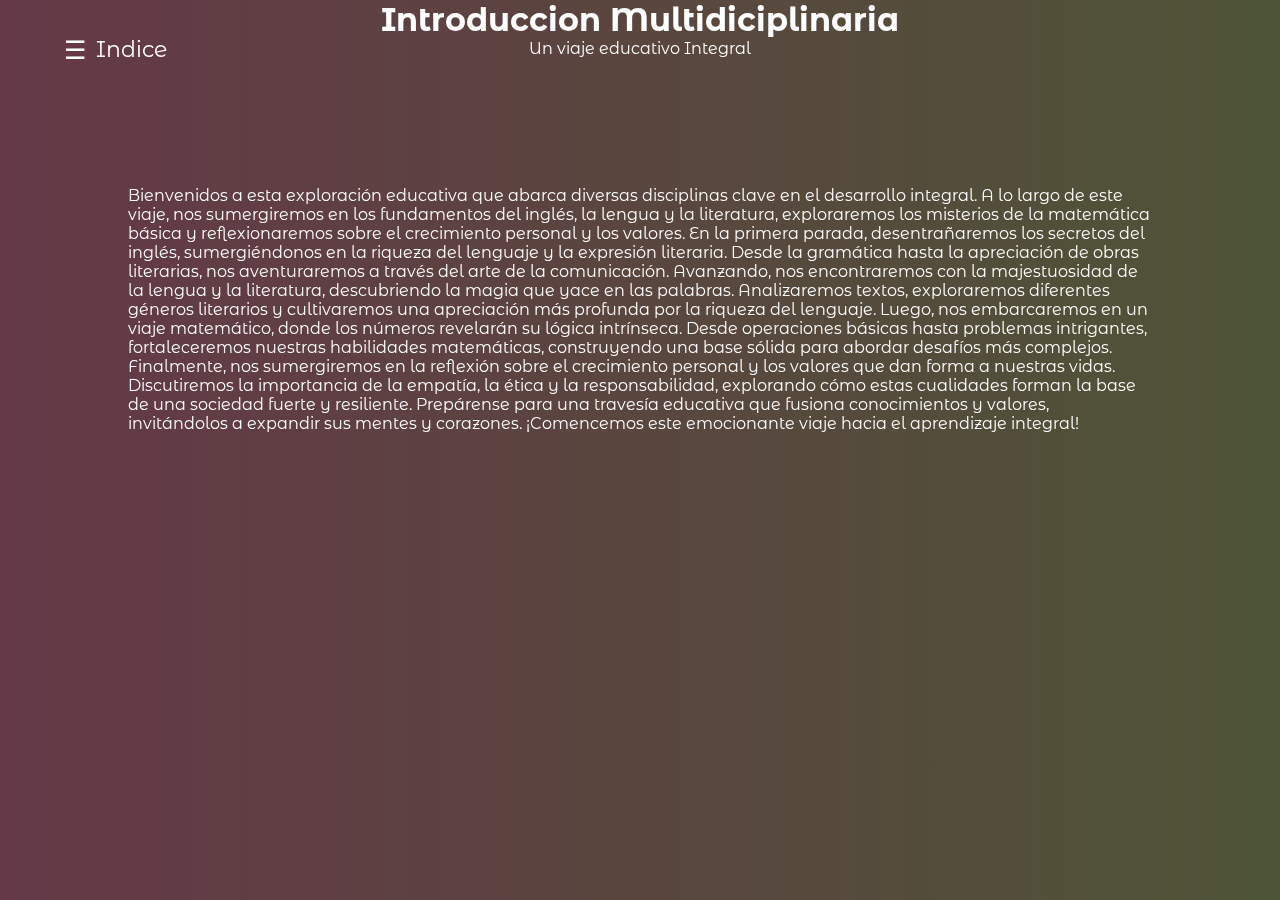
<file: index.html>
<!DOCTYPE html>
<html lang="es">
<head>
	<meta charset="UTF-8">
	<title>Proyecto, paginas web</title>
	<link rel="stylesheet" href="estilos.css">
</head>
<body>
	<div class="container">
		<h1>Introduccion Multidiciplinaria</h1>
		<p>Un viaje educativo Integral</p>
	</div>

	<div class="container1">
		<p>
			Bienvenidos a esta exploración educativa que abarca diversas disciplinas clave en el desarrollo integral. A lo largo de este viaje, nos sumergiremos en los fundamentos del inglés, la lengua y la literatura, exploraremos los misterios de la matemática básica y reflexionaremos sobre el crecimiento personal y los valores.

			En la primera parada, desentrañaremos los secretos del inglés, sumergiéndonos en la riqueza del lenguaje y la expresión literaria. Desde la gramática hasta la apreciación de obras literarias, nos aventuraremos a través del arte de la comunicación.

			Avanzando, nos encontraremos con la majestuosidad de la lengua y la literatura, descubriendo la magia que yace en las palabras. Analizaremos textos, exploraremos diferentes géneros literarios y cultivaremos una apreciación más profunda por la riqueza del lenguaje.

			Luego, nos embarcaremos en un viaje matemático, donde los números revelarán su lógica intrínseca. Desde operaciones básicas hasta problemas intrigantes, fortaleceremos nuestras habilidades matemáticas, construyendo una base sólida para abordar desafíos más complejos.

			Finalmente, nos sumergiremos en la reflexión sobre el crecimiento personal y los valores que dan forma a nuestras vidas. Discutiremos la importancia de la empatía, la ética y la responsabilidad, explorando cómo estas cualidades forman la base de una sociedad fuerte y resiliente.

			Prepárense para una travesía educativa que fusiona conocimientos y valores, invitándolos a expandir sus mentes y corazones. ¡Comencemos este emocionante viaje hacia el aprendizaje integral!
		</p>
	</div>

	<header class="header">
		<div class="container">
		<div class="btn-menu">
			<label for="btn-menu">☰</label>
		</div>
			<div class="logo">
				<h1>Indice</h1>
			</div>
		
		</div>
	</header>
	<div class="capa"></div>
<!--	--------------->
<input type="checkbox" id="btn-menu">
<div class="container-menu">
	<div class="cont-menu">
		<nav>
		
			<a href="../../Israelsanchez.github.io/asset/web/MAT OP SIMPLES CLASE 1/index.html">MATEMATICAS CLASE 1</a>
			<a href="../../Israelsanchez.github.io/asset/web/MAT OP SIMPLES CLASE 2/index.html">MATEMATICAS CLASE 2</a>
			<a href="../../Israelsanchez.github.io/asset/web/MAT OP SIMPLES CLASE 3/index.html">MATEMATICAS CLASE 3</a>
			<a href="../../Israelsanchez.github.io/asset/web/MAT OP SIMPLES CLASE 4/index.html">MATEMATICAS CLASE 4</a>
			<a href="../../Israelsanchez.github.io/asset/web/LYL/index.html">LENGUA Y LITERATURA</a>	
			<a href="../../Israelsanchez.github.io/asset/web/CRECIENDO EN VALORES/index.html">CRECIENDO EN VALORES</a>
			<a href="../../Israelsanchez.github.io/asset/web/LENGUA EXTRANJERA/index.html">LENGUA EXTRANJERA</a>	
		</nav>
		<label for="btn-menu">✖️</label>
	</div>
</div>
</body>
</html>
</file>
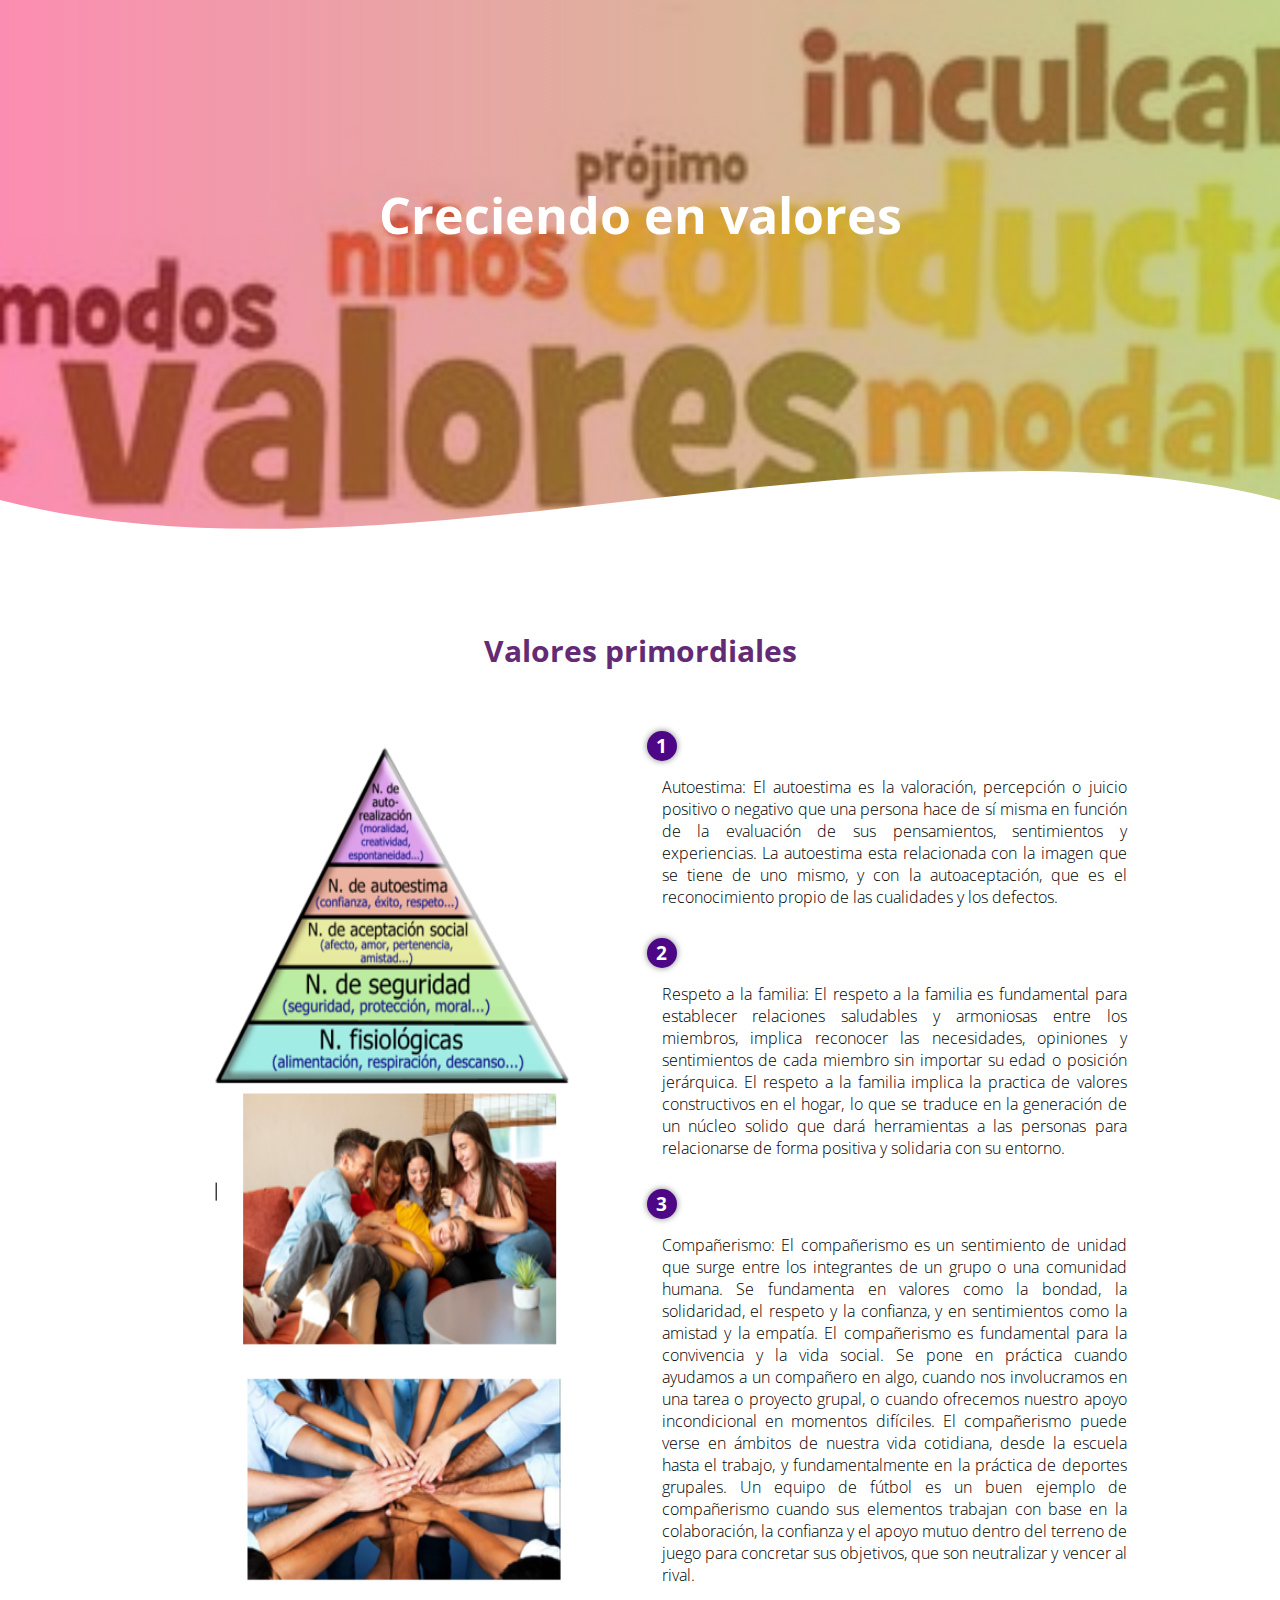
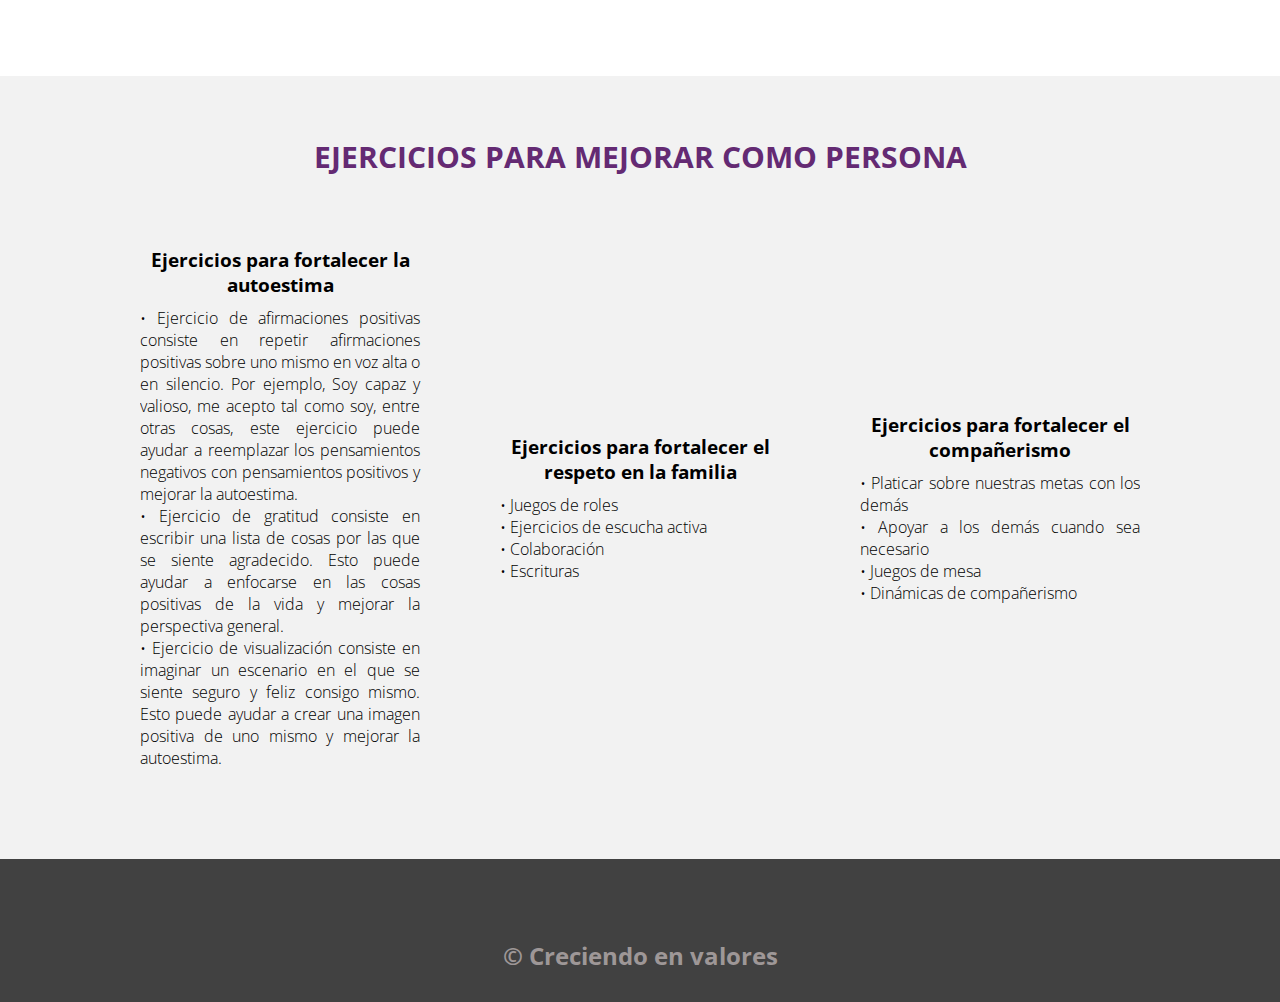
<file: asset/web/CRECIENDO EN VALORES/index.html>
<!DOCTYPE html>
<html lang="es">

<head>
    <meta charset="UTF-8">
    <meta name="viewport" content="width=device-width, initial-scale=1.0">
    <meta http-equiv="X-UA-Compatible" content="ie=edge">
    <title>CRECIENDO EN VALORES</title>
    <link rel="stylesheet" href="css/estilos.css">
    <link href="https://fonts.googleapis.com/css?family=Open+Sans:300,400,700,800&display=swap" rel="stylesheet"> 
</head>

<body>
    <header>
   
        </nav>
        <section class="textos-header">
            <h1>Creciendo en valores</h1>
        </section>
        <div class="wave" style="height: 150px; overflow: hidden;"><svg viewBox="0 0 500 150" preserveAspectRatio="none"
                style="height: 100%; width: 100%;">
                <path d="M0.00,49.98 C150.00,150.00 349.20,-50.00 500.00,49.98 L500.00,150.00 L0.00,150.00 Z"
                    style="stroke: none; fill: #fff;"></path>
            </svg></div>
    </header>
    <main>
        <section class="contenedor sobre-nosotros">
            <h2 class="titulo">Valores primordiales</h2>
            <div class="contenedor-sobre-nosotros">
                <img src="img/im1.png" alt="" class="imagen-about-us">
                <div class="contenido-textos">
                    <h3><span>1</span></h3>
                <p>
                    Autoestima:
                    El autoestima es la valoración, percepción o juicio positivo o negativo que una persona hace de sí misma en función de la evaluación de sus pensamientos, sentimientos y experiencias. La autoestima esta relacionada con la imagen que se tiene de uno mismo, y con la autoaceptación, que es el reconocimiento propio de las cualidades y los defectos. 

                </p>
                <h3><span>2</span></h3>
                <p>
                    Respeto a la familia:  
                    El respeto a la familia es fundamental para establecer relaciones saludables y armoniosas entre los miembros, implica reconocer las necesidades, opiniones y sentimientos de cada miembro sin importar su edad o posición jerárquica. El respeto a la familia implica la practica de valores constructivos en el hogar, lo que se traduce en la generación de un núcleo solido que dará herramientas a las personas para relacionarse de forma positiva y solidaria con su entorno. 

                </p>
                <h3><span>3</span></h3>
                <p>
                    Compañerismo:  
                    El compañerismo es un sentimiento de unidad que surge entre los integrantes de un grupo o una comunidad humana. Se fundamenta en valores como la bondad, la solidaridad, el respeto y la confianza, y en sentimientos como la amistad y la empatía. El compañerismo es fundamental para la convivencia y la vida social. Se pone en práctica cuando ayudamos a un compañero en algo, cuando nos involucramos en una tarea o proyecto grupal, o cuando ofrecemos nuestro apoyo incondicional en momentos difíciles. El compañerismo puede verse en ámbitos de nuestra vida cotidiana, desde la escuela hasta el trabajo, y fundamentalmente en la práctica de deportes grupales. Un equipo de fútbol es un buen ejemplo de compañerismo cuando sus elementos trabajan con base en la colaboración, la confianza y el apoyo mutuo dentro del terreno de juego para concretar sus objetivos, que son neutralizar y vencer al rival. 

                </p>
                </div>
               

            </div>
        </section>
                </div>
            </div>
        </section>
        <section class="about-services">
            <div class="contenedor">
                <h2 class="titulo">EJERCICIOS PARA MEJORAR COMO PERSONA </h2>
                <div class="servicio-cont">
                    <div class="servicio-ind">
                        
                        <h3>Ejercicios para fortalecer la autoestima   </h3>
                        <p>
                            •	Ejercicio de afirmaciones positivas consiste en repetir afirmaciones positivas sobre uno mismo en voz alta o en silencio. Por ejemplo, Soy capaz y valioso, me acepto tal como soy, entre otras cosas, este ejercicio puede ayudar a reemplazar los pensamientos negativos con pensamientos positivos y mejorar la autoestima. 
                        </p>
                        <p>
                            •	Ejercicio de gratitud consiste en escribir una lista de cosas por las que se siente agradecido. Esto puede ayudar a enfocarse en las cosas positivas de la vida y mejorar la perspectiva general. 
                        </p>
                        <p>
                            •	Ejercicio de visualización consiste en imaginar un escenario en el que se siente seguro y feliz consigo mismo. Esto puede ayudar a crear una imagen positiva de uno mismo y mejorar la autoestima. 
                        </p>
                 

                      
                    </div>
                    <div class="servicio-ind">
                        
                        <h3>Ejercicios para fortalecer el respeto en la familia                        
                        </h3>
                      <p>
                         •	Juegos de roles  
                      </p>
                      <p>
                        •	Ejercicios de escucha activa  
                      </p>
                      <p>
                        •	Colaboración  
                      </p>
                      <p>
                        •	Escrituras  
                      </p>
                       
                    </div>
                    <div class="servicio-ind">
                        
                        <h3>Ejercicios para fortalecer el compañerismo  </h3>
                        <p>
                            •	Platicar sobre nuestras metas con los demás  
                        </p>
                        <p>
                            •	Apoyar a los demás cuando sea necesario  
                        </p>
                        <p>
                            •	Juegos de mesa  
                        </p>
                        <p>
                            •	Dinámicas de compañerismo  
                        </p>
                    </div>
                </div>
            </div>
        </section>
    </main>
    <footer>
      
        <h2 class="titulo-final">&copy; Creciendo en valores</h2>
        
    </footer>
</body>

</html>
</file>
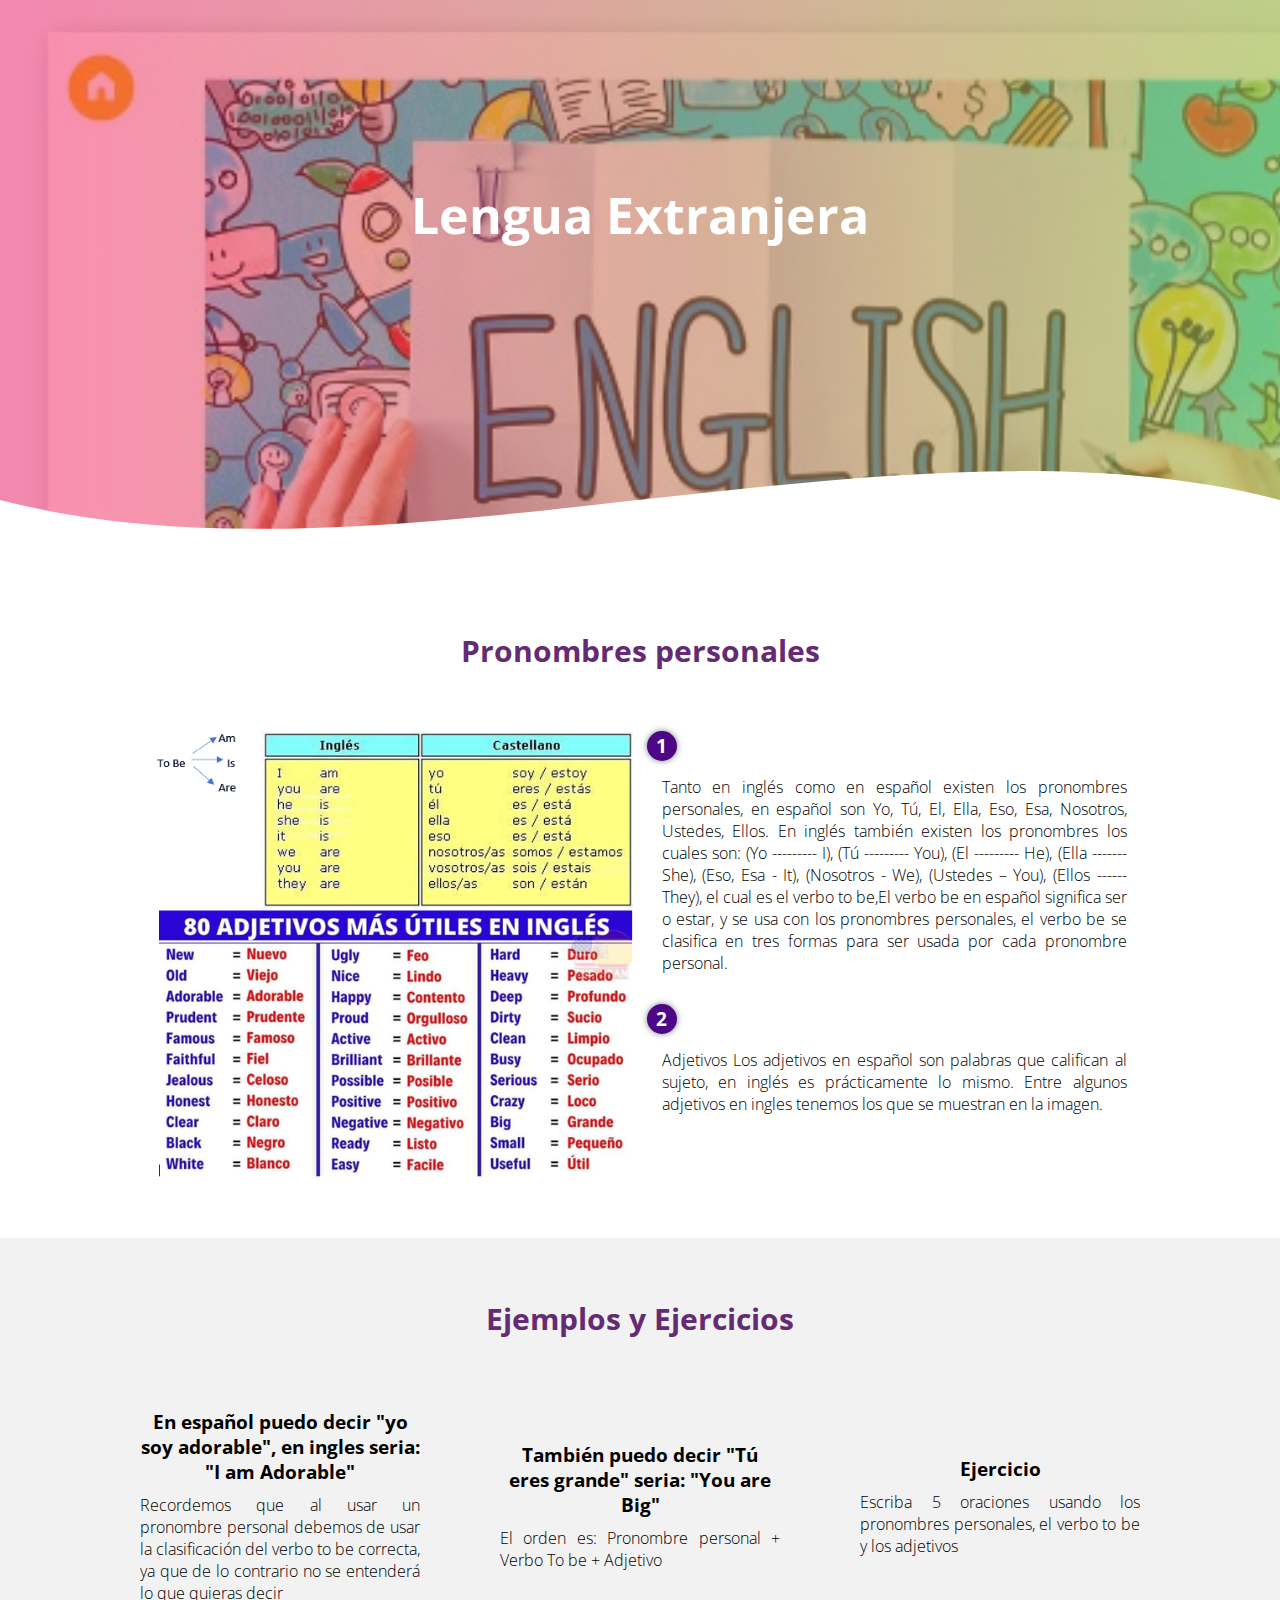
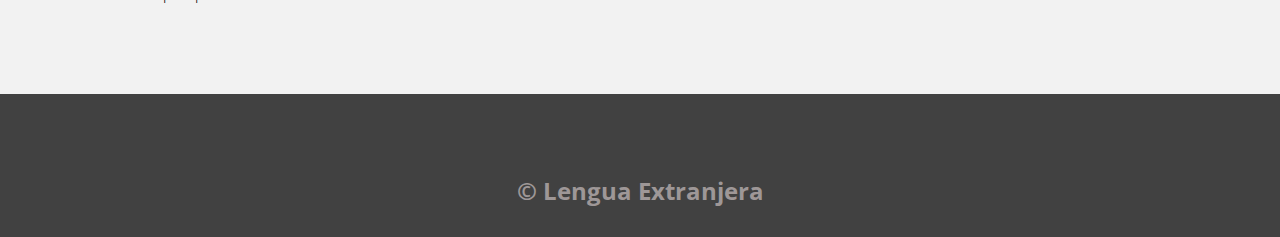
<file: asset/web/LENGUA EXTRANJERA/index.html>
<!DOCTYPE html>
<html lang="es">

<head>
    <meta charset="UTF-8">
    <meta name="viewport" content="width=device-width, initial-scale=1.0">
    <meta http-equiv="X-UA-Compatible" content="ie=edge">
    <title>LENGUA EXTRANJERA</title>
    <link rel="stylesheet" href="css/estilos.css">
    <link href="https://fonts.googleapis.com/css?family=Open+Sans:300,400,700,800&display=swap" rel="stylesheet"> 
</head>

<body>
    <header>
   
        </nav>
        <section class="textos-header">
            <h1>Lengua Extranjera</h1>
        </section>
        <div class="wave" style="height: 150px; overflow: hidden;"><svg viewBox="0 0 500 150" preserveAspectRatio="none"
                style="height: 100%; width: 100%;">
                <path d="M0.00,49.98 C150.00,150.00 349.20,-50.00 500.00,49.98 L500.00,150.00 L0.00,150.00 Z"
                    style="stroke: none; fill: #fff;"></path>
            </svg></div>
    </header>
    <main>
        <section class="contenedor sobre-nosotros">
            <h2 class="titulo">Pronombres personales</h2>
            <div class="contenedor-sobre-nosotros">
                <img src="img/Img1.png" alt="" class="imagen-about-us">
                <div class="contenido-textos">
                    <h3><span>1</span></h3>
                    <p>Tanto en inglés como en español existen los pronombres personales, en español son  
                        Yo,   
                        Tú,  
                        El,   
                        Ella,  
                        Eso, Esa,  
                        Nosotros,   
                        Ustedes,  
                        Ellos.
                        

                        En inglés también existen los pronombres los cuales son: 
                        (Yo --------- I),
                        (Tú --------- You),   
                        (El --------- He),   
                        (Ella ------- She),   
                        (Eso, Esa - It),  
                        (Nosotros - We),  
                        (Ustedes – You),   
                        (Ellos ------ They), el cual es el verbo to be,El verbo be en español significa ser o estar, y se usa con los pronombres personales, el verbo be se clasifica en tres formas para ser usada por cada pronombre personal.                       
                    
                    </p>
                    <h3><span>2</span></h3>
                    <p> Adjetivos  
                        Los adjetivos en español son palabras que califican al sujeto, en inglés es prácticamente lo mismo.  
                        Entre algunos adjetivos en ingles tenemos los que se muestran en la imagen.
                    </p>
                </div>
            </div>
        </section>
                </div>
            </div>
        </section>
        <section class="about-services">
            <div class="contenedor">
                <h2 class="titulo">Ejemplos y Ejercicios</h2>
                <div class="servicio-cont">
                    <div class="servicio-ind">
                        
                        <h3>En español puedo decir "yo soy adorable", en ingles seria: "I am Adorable" </h3>
                        <p>Recordemos que al usar un pronombre personal debemos de usar la clasificación del verbo to be correcta, ya que de lo contrario no se entenderá lo que quieras decir</p>
                        
                    </div>
                    <div class="servicio-ind">
                        
                        <h3>También puedo decir "Tú eres grande" seria:  
                            "You are Big"                              
                        </h3>
                        <p> El orden es:  
                            Pronombre personal + Verbo To be + Adjetivo  </p>
                       
                    </div>
                    <div class="servicio-ind">
                        
                        <h3>Ejercicio</h3>
                        <p>Escriba 5 oraciones usando los pronombres personales, el verbo to be y los adjetivos  </p>
                        
                    </div>
                </div>
            </div>
        </section>
    </main>
    <footer>
      
        <h2 class="titulo-final">&copy; Lengua Extranjera</h2>
    </footer>
</body>

</html>
</file>
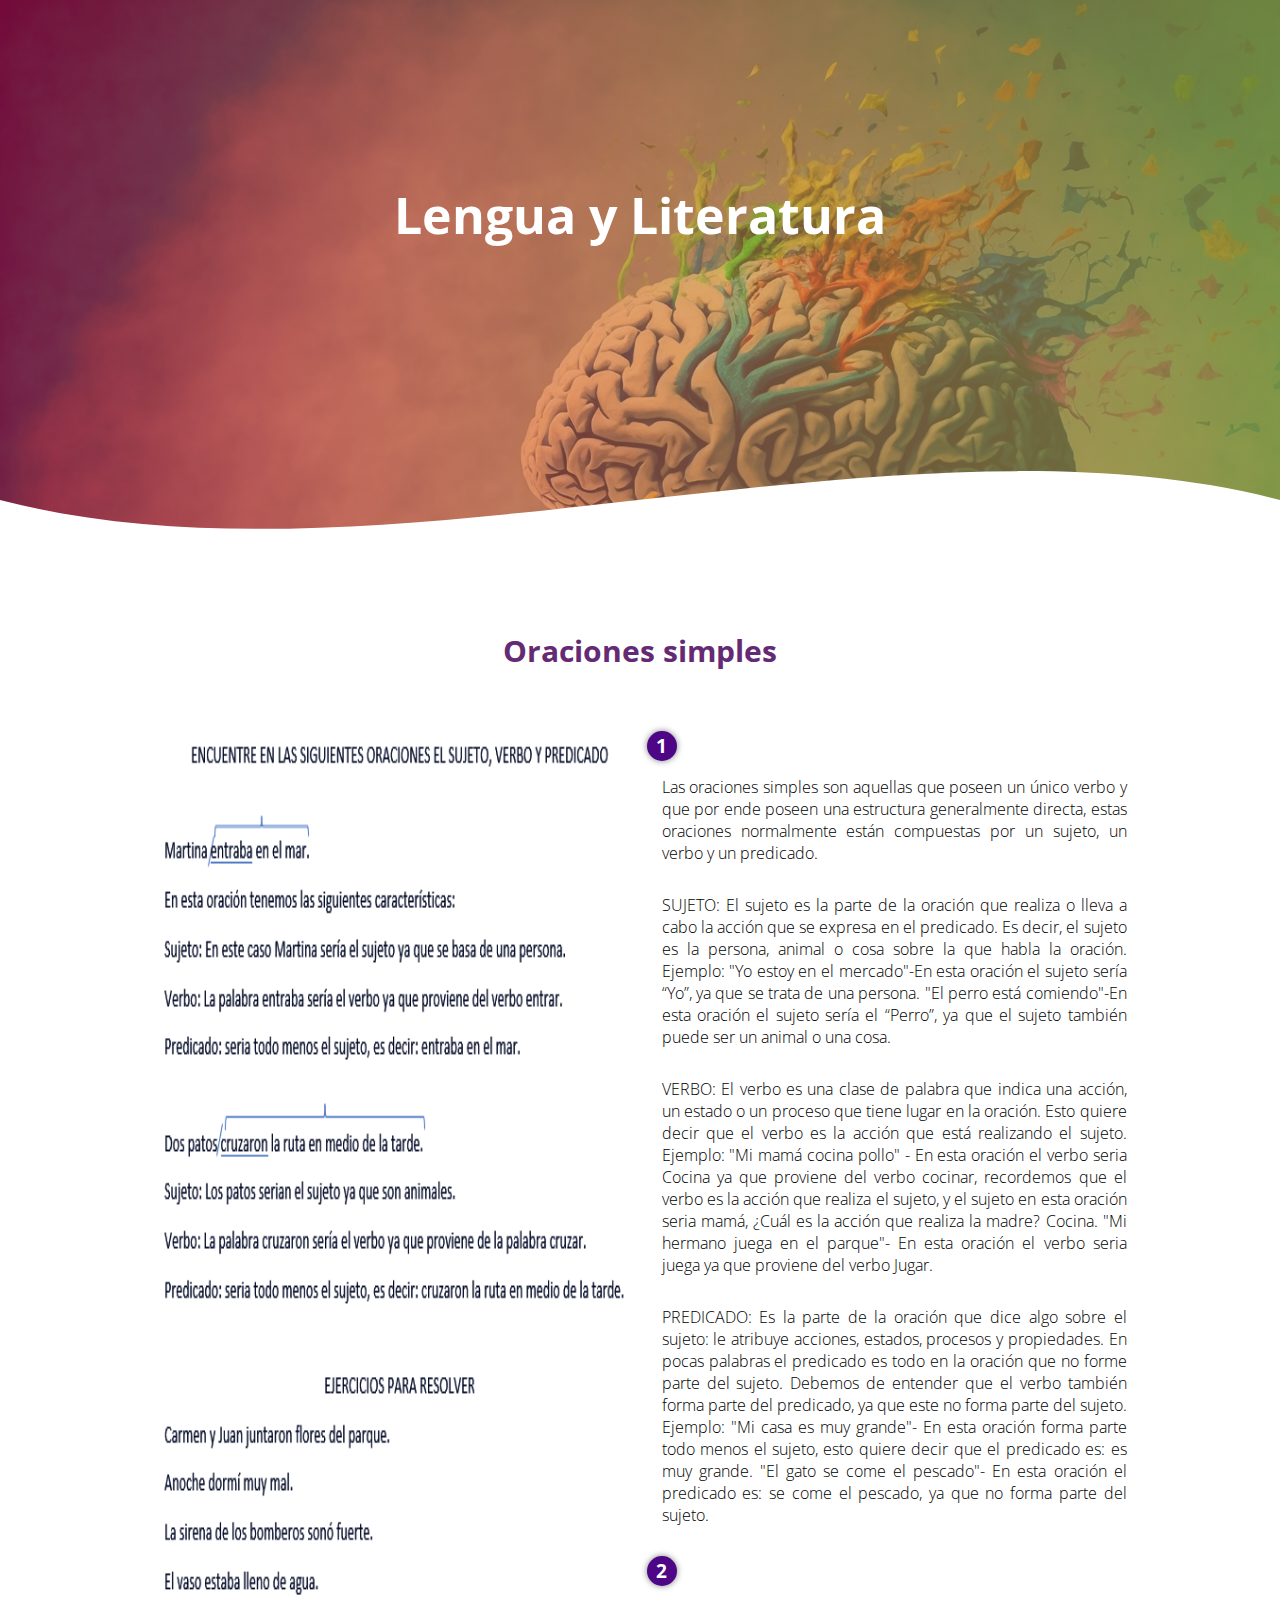
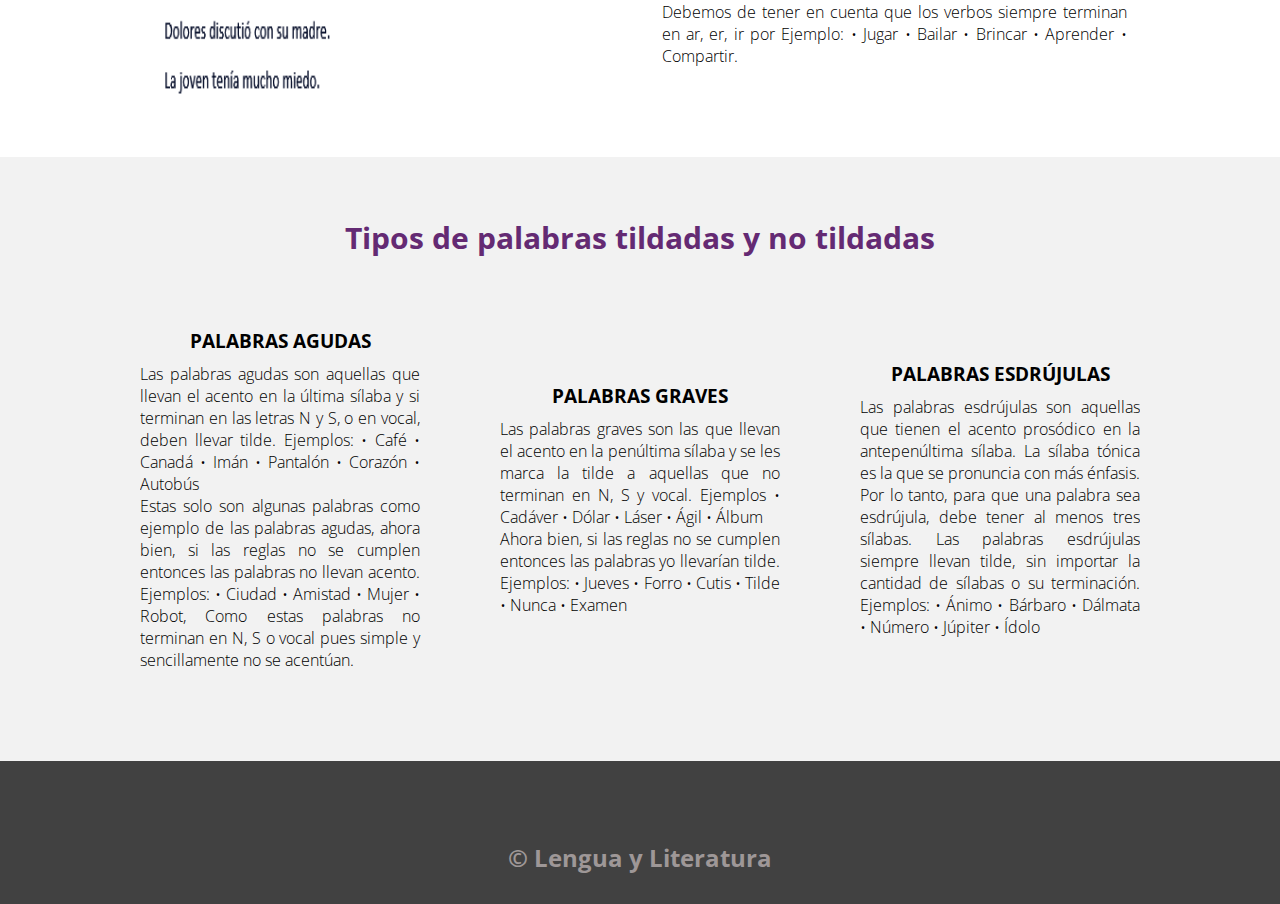
<file: asset/web/LYL/index.html>
<!DOCTYPE html>
<html lang="es">

<head>
    <meta charset="UTF-8">
    <meta name="viewport" content="width=device-width, initial-scale=1.0">
    <meta http-equiv="X-UA-Compatible" content="ie=edge">
    <title>LENGUA  Y LITERATURA</title>
    <link rel="stylesheet" href="css/estilos.css">
    <link href="https://fonts.googleapis.com/css?family=Open+Sans:300,400,700,800&display=swap" rel="stylesheet"> 
</head>

<body>
    <header>
   
        </nav>
        <section class="textos-header">
            <h1>Lengua y Literatura</h1>
        </section>
        <div class="wave" style="height: 150px; overflow: hidden;"><svg viewBox="0 0 500 150" preserveAspectRatio="none"
                style="height: 100%; width: 100%;">
                <path d="M0.00,49.98 C150.00,150.00 349.20,-50.00 500.00,49.98 L500.00,150.00 L0.00,150.00 Z"
                    style="stroke: none; fill: #fff;"></path>
            </svg></div>
    </header>
    <main>
        <section class="contenedor sobre-nosotros">
            <h2 class="titulo">Oraciones simples</h2>
            <div class="contenedor-sobre-nosotros">
                <img src="img/Img1.png" alt="" class="imagen-about-us">
                <div class="contenido-textos">
                    <h3><span>1</span></h3>
                    <p>Las oraciones simples son aquellas que poseen un único verbo y que por ende poseen una estructura generalmente directa, estas oraciones normalmente están compuestas por un sujeto, un verbo y un predicado. 
                      
                    </p>
                    <p>
                        SUJETO: 
                        El sujeto es la parte de la oración que realiza o lleva a cabo la acción que se expresa en el predicado. Es decir, el sujeto es la persona, animal o cosa sobre la que habla la oración. 
                        Ejemplo:  
                        "Yo estoy en el mercado"-En esta oración el sujeto sería “Yo”, ya que se trata de una persona. 
                        "El perro está comiendo"-En esta oración el sujeto sería el “Perro”, ya que el sujeto también puede ser un animal o una cosa. 
 

                    </p>

                    <P>VERBO: 
                        El verbo es una clase de palabra que indica una acción, un estado o un proceso que tiene lugar en la oración. Esto quiere decir que el verbo es la acción que está realizando el sujeto. 
                        Ejemplo: 
                       "Mi mamá cocina pollo"      -             En esta oración el verbo seria Cocina ya que proviene del verbo cocinar, recordemos que el verbo es la acción que realiza el sujeto, y el sujeto en esta oración seria mamá, ¿Cuál es la acción que realiza la madre? Cocina. 
                        "Mi hermano juega en el parque"-                  En esta oración el verbo seria juega ya que proviene del verbo Jugar. 
                        </P>
                    <P>PREDICADO:
                        Es la parte de la oración que dice algo sobre el sujeto: le atribuye acciones, estados, procesos y propiedades. En pocas palabras el predicado es todo en la oración que no forme parte del sujeto. Debemos de entender que el verbo también forma parte del predicado, ya que este no forma parte del sujeto. 
                        Ejemplo: 
                        "Mi casa es muy grande"-                  En esta oración forma parte todo menos el sujeto, esto quiere decir que el predicado es: es muy grande. 
                     "El gato se come el pescado"-                En esta oración el predicado es: se come el pescado, ya que no forma parte del sujeto.  
                        </P>
                    <h3><span>2</span></h3>
                    <p> Debemos de tener en cuenta que los verbos siempre terminan en ar, er, ir  por Ejemplo:
                        •	Jugar  
                        •	Bailar  
                        •	Brincar  
                        •	Aprender 
                        •	Compartir.  
                        
                    </p>
                </div>
            </div>
        </section>
                </div>
            </div>
        </section>
        <section class="about-services">
            <div class="contenedor">
                <h2 class="titulo">Tipos de palabras tildadas y no tildadas</h2>
                <div class="servicio-cont">
                    <div class="servicio-ind">
                        
                        <h3>PALABRAS AGUDAS  </h3>
                        <p>Las palabras agudas son aquellas que llevan el acento en la última sílaba y si terminan en las letras N y S, o en vocal, deben llevar tilde.  
                            Ejemplos: 
                            •	Café  
                            •	Canadá 
                            •	Imán 
                            •	Pantalón  
                            •	Corazón  
                            •	Autobús 
                            </p>

                        <p>Estas solo son algunas palabras como ejemplo de las palabras agudas, ahora bien, si las reglas no se cumplen entonces las palabras no llevan acento. 
                            Ejemplos:  
                            •	Ciudad  
                            •	Amistad  
                            •	Mujer 
                            •	Robot,
                            Como estas palabras no terminan en N, S o vocal pues simple y sencillamente no se acentúan. 

                            </p>
                    </div>
                    <div class="servicio-ind">
                        
                        <h3>PALABRAS GRAVES                               
                        </h3>
                        <p> Las palabras graves son las que llevan el acento en la penúltima sílaba y se les marca la tilde a aquellas que no terminan en N, S y vocal. 
                            Ejemplos 
                            •	Cadáver  
                            •	Dólar  
                            •	Láser 
                            •	Ágil  
                            •	Álbum  
                        </p>
                        <p>
                            Ahora bien, si las reglas no se cumplen entonces las palabras yo llevarían tilde. 
                            Ejemplos: 
                            •	Jueves  
                            •	Forro   
                            •	Cutis 
                            •	Tilde  
                            •	Nunca  
                            •	Examen  

                        </p>
                       
                    </div>
                    <div class="servicio-ind">
                        
                        <h3>PALABRAS ESDRÚJULAS </h3>
                      <p>
                         
                        Las palabras esdrújulas son aquellas que tienen el acento prosódico en la antepenúltima sílaba. La sílaba tónica es la que se pronuncia con más énfasis. Por lo tanto, para que una palabra sea esdrújula, debe tener al menos tres sílabas.  
                        Las palabras esdrújulas siempre llevan tilde, sin importar la cantidad de sílabas o su terminación.  
                        Ejemplos:  
                        •	Ánimo  
                        •	Bárbaro 
                        •	Dálmata   
                        •	Número 
                        •	Júpiter   
                        •	Ídolo 
                      </p>
                    </div>
                </div>
            </div>
        </section>
    </main>
    <footer>
      
        <h2 class="titulo-final">&copy; Lengua y Literatura</h2>
    </footer>
</body>

</html>
</file>
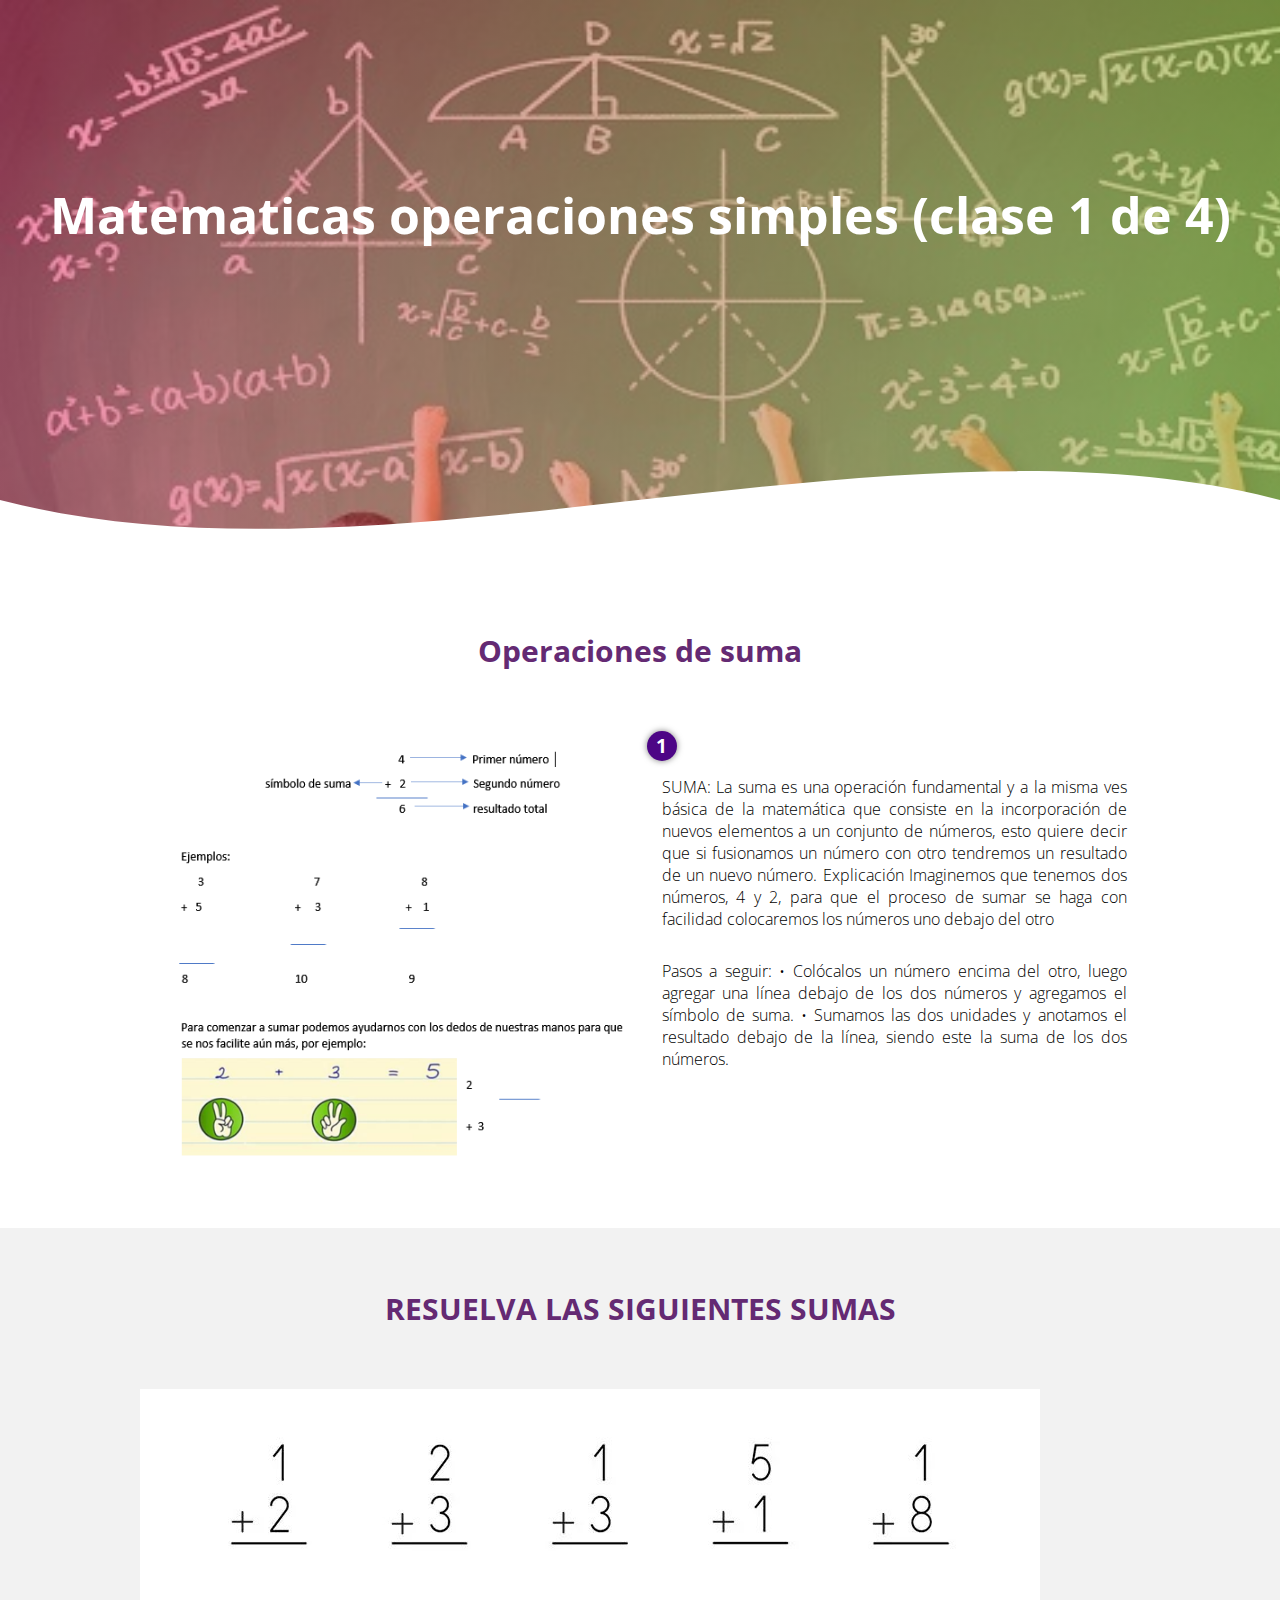
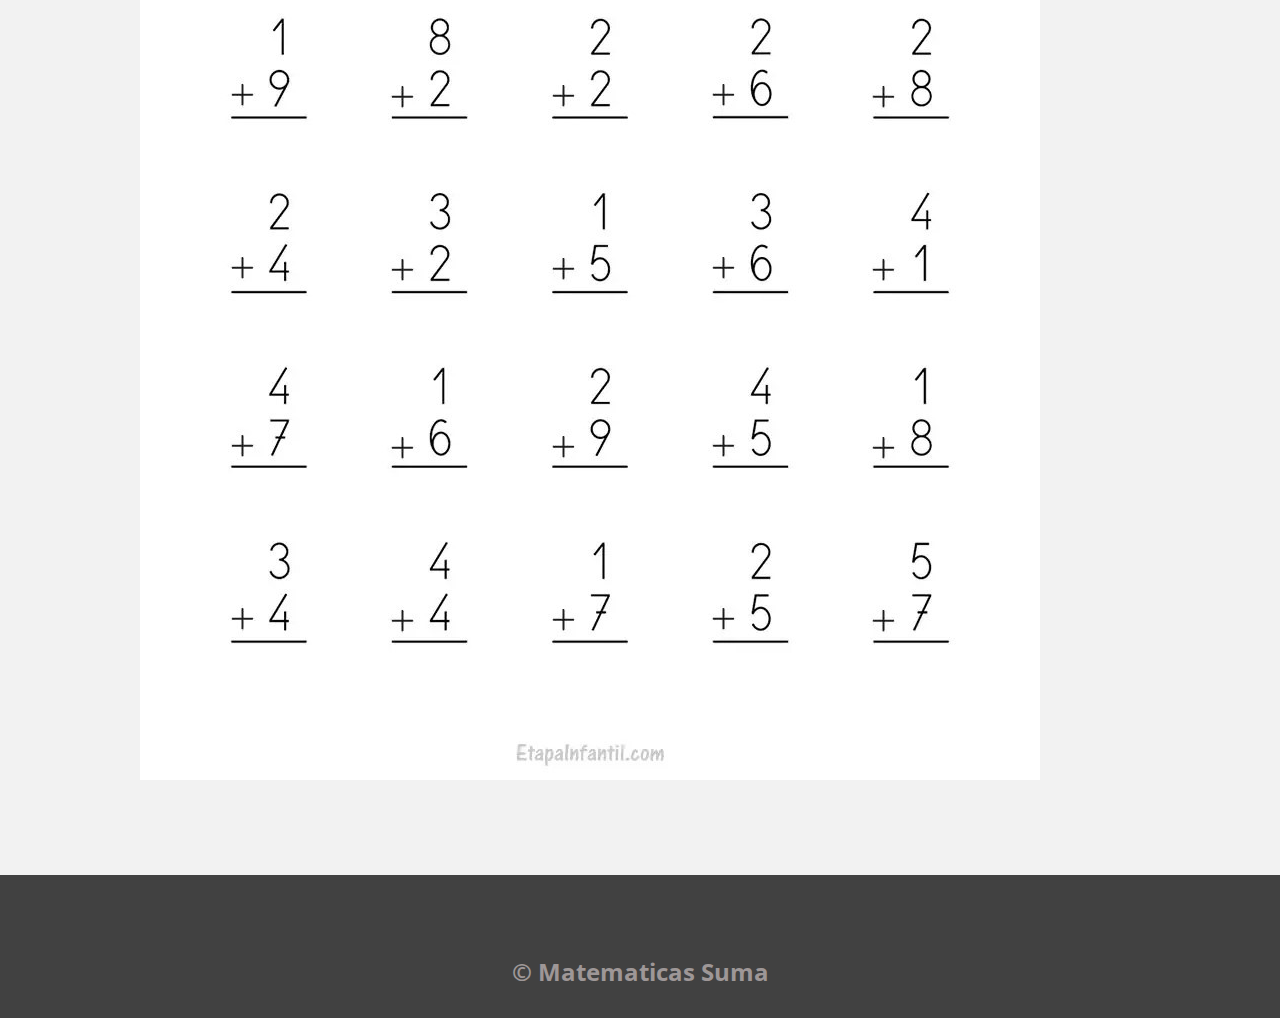
<file: asset/web/MAT OP SIMPLES CLASE 1/index.html>
<!DOCTYPE html>
<html lang="es">

<head>
    <meta charset="UTF-8">
    <meta name="viewport" content="width=device-width, initial-scale=1.0">
    <meta http-equiv="X-UA-Compatible" content="ie=edge">
    <title>MATEMATICAS</title>
    <link rel="stylesheet" href="css/estilos.css">
    <link href="https://fonts.googleapis.com/css?family=Open+Sans:300,400,700,800&display=swap" rel="stylesheet"> 
</head>

<body>
    <header>
   
        </nav>
        <section class="textos-header">
            <h1>Matematicas operaciones simples (clase 1 de 4)</h1>
        </section>
        <div class="wave" style="height: 150px; overflow: hidden;"><svg viewBox="0 0 500 150" preserveAspectRatio="none"
                style="height: 100%; width: 100%;">
                <path d="M0.00,49.98 C150.00,150.00 349.20,-50.00 500.00,49.98 L500.00,150.00 L0.00,150.00 Z"
                    style="stroke: none; fill: #fff;"></path>
            </svg></div>
    </header>
    <main>
        <section class="contenedor sobre-nosotros">
            <h2 class="titulo">Operaciones de suma</h2>
            <div class="contenedor-sobre-nosotros">
                <img src="img/Img1.png" alt="" class="imagen-about-us">
                <div class="contenido-textos">
                    <h3><span>1</span></h3>
                    <p>SUMA: 
                        La suma es una operación fundamental y a la misma ves básica de la matemática que
                        consiste en la incorporación de nuevos elementos a un conjunto de números, esto
                        quiere decir que si fusionamos un número con otro tendremos un resultado de un
                        nuevo número.
                        Explicación
                        Imaginemos que tenemos dos números, 4 y 2, para que el proceso de sumar se haga
                        con facilidad colocaremos los números uno debajo del otro</p>

                        <p>Pasos a seguir:
                            • Colócalos un número encima del otro, luego agregar una línea debajo de los dos
                            números y agregamos el símbolo de suma.
                            • Sumamos las dos unidades y anotamos el resultado debajo de la línea, siendo
                            este la suma de los dos números.</p>
                    
                  
                </div>
               

            </div>
        </section>
                </div>
            </div>
        </section>
        <section class="about-services">
            <div class="contenedor">
                <h2 class="titulo">RESUELVA LAS SIGUIENTES SUMAS </h2>
                <img src="img/img2.jpg" alt="">
           
            </div>
        </section>
    </main>
    <footer>
      
        <h2 class="titulo-final">&copy; Matematicas Suma</h2>
    </footer>
</body>

</html>
</file>
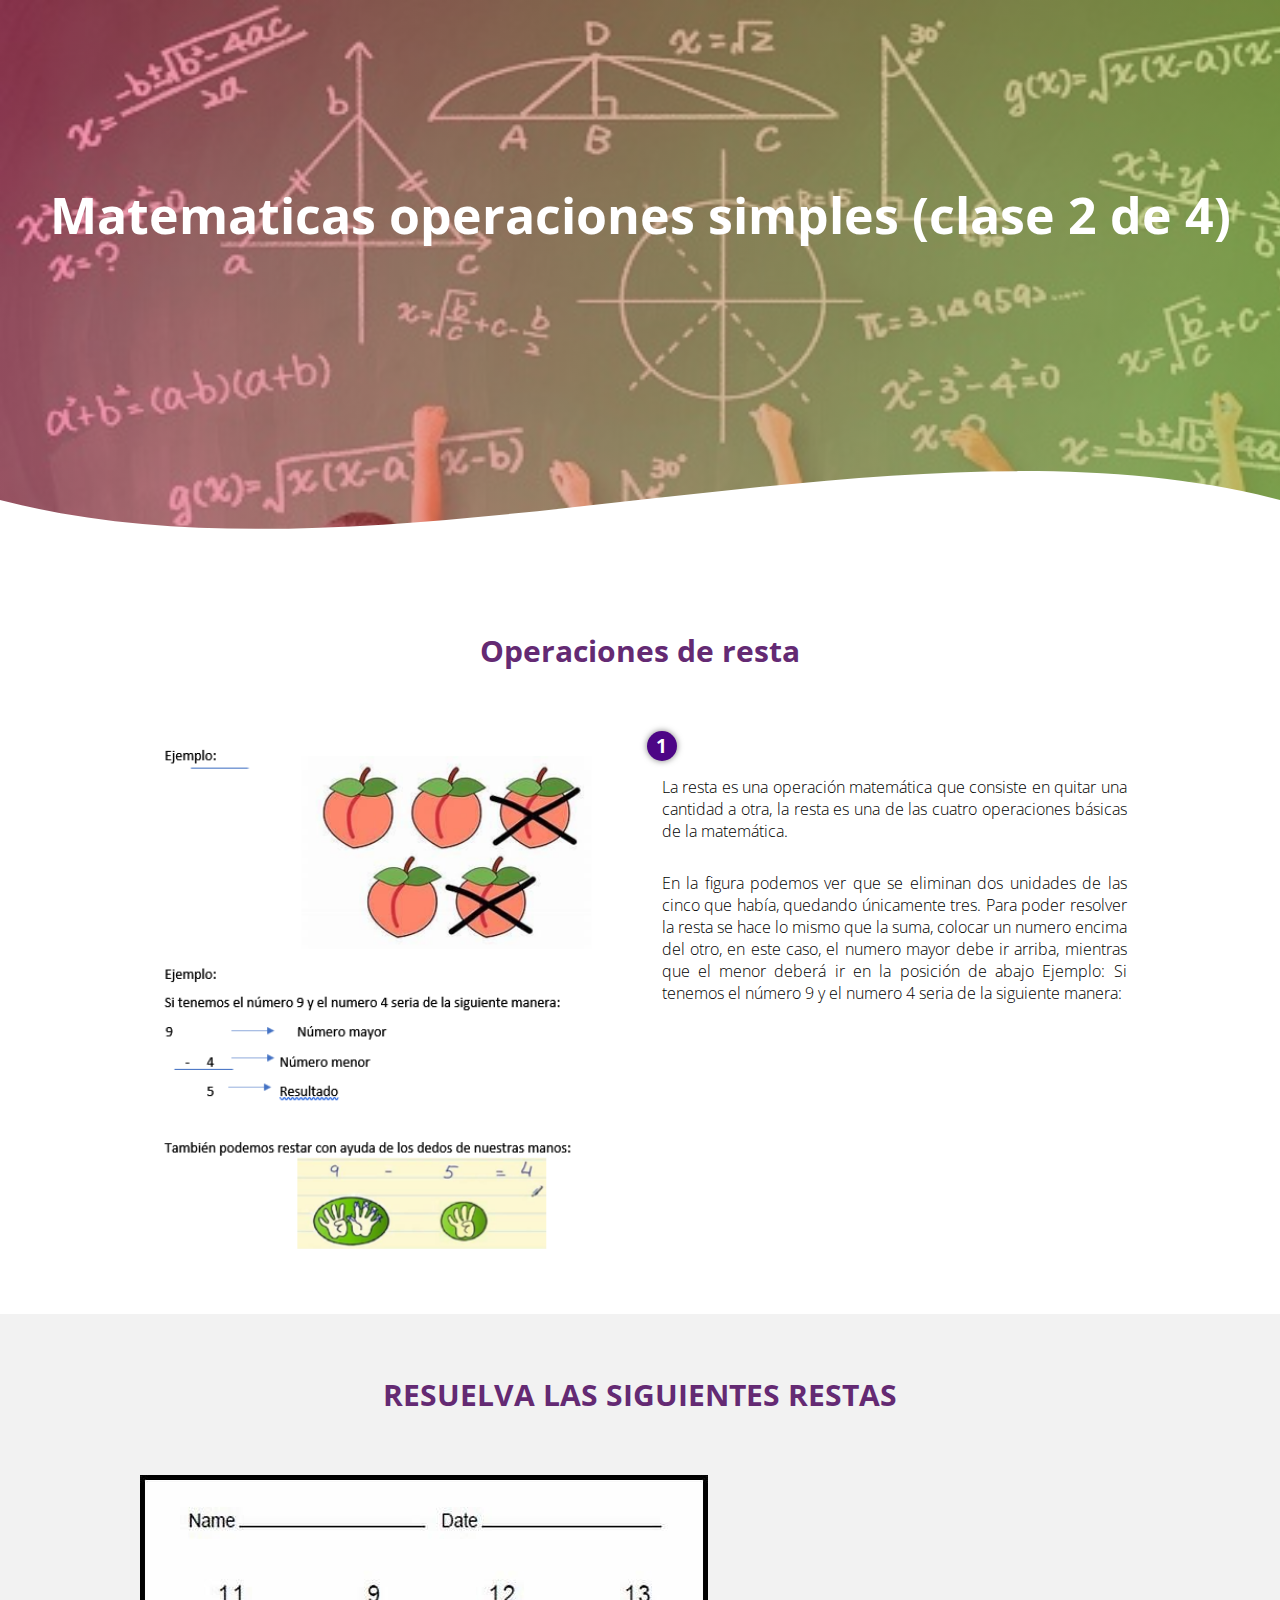
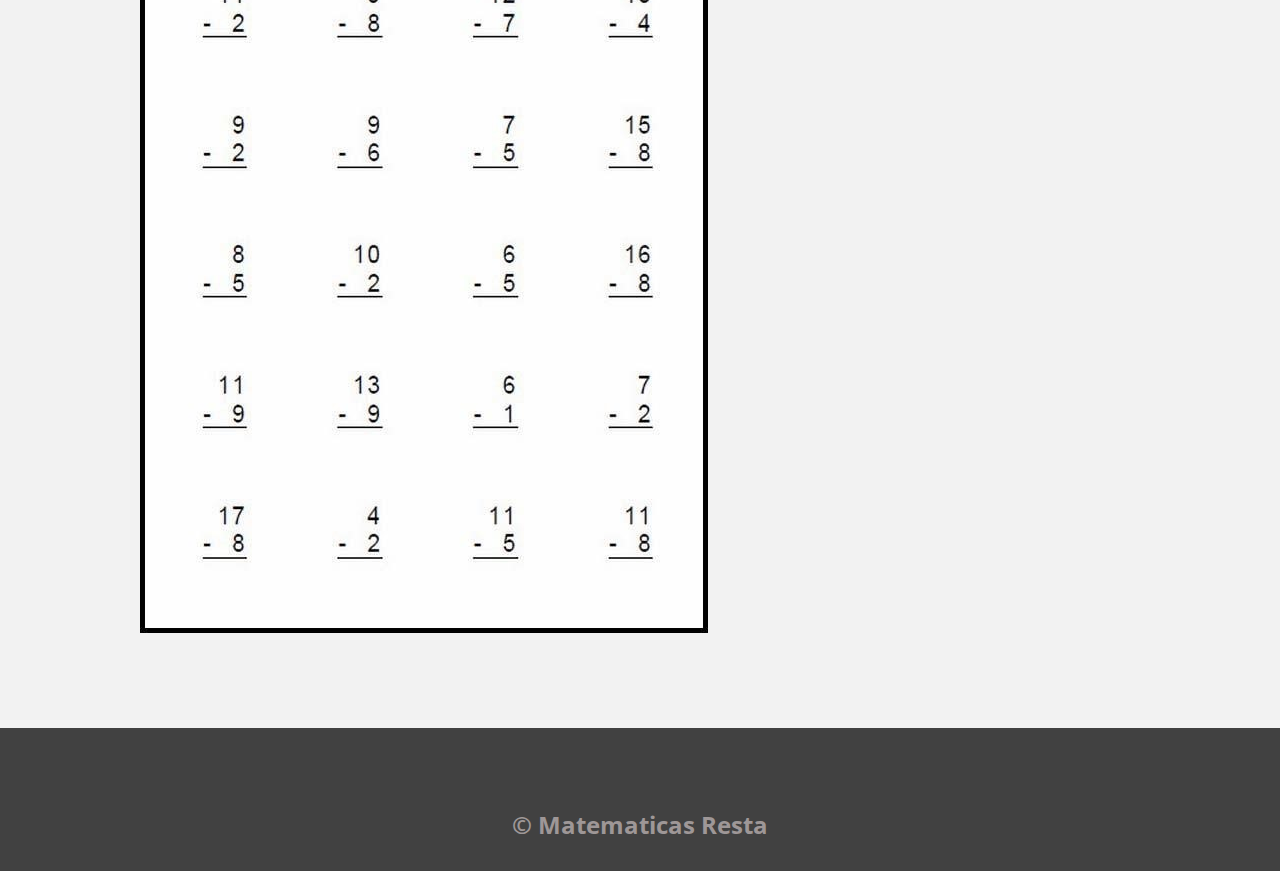
<file: asset/web/MAT OP SIMPLES CLASE 2/index.html>
<!DOCTYPE html>
<html lang="es">

<head>
    <meta charset="UTF-8">
    <meta name="viewport" content="width=device-width, initial-scale=1.0">
    <meta http-equiv="X-UA-Compatible" content="ie=edge">
    <title>MATEMATICAS</title>
    <link rel="stylesheet" href="css/estilos.css">
    <link href="https://fonts.googleapis.com/css?family=Open+Sans:300,400,700,800&display=swap" rel="stylesheet"> 
</head>

<body>
    <header>
   
        </nav>
        <section class="textos-header">
            <h1>Matematicas operaciones simples (clase 2 de 4)</h1>
        </section>
        <div class="wave" style="height: 150px; overflow: hidden;"><svg viewBox="0 0 500 150" preserveAspectRatio="none"
                style="height: 100%; width: 100%;">
                <path d="M0.00,49.98 C150.00,150.00 349.20,-50.00 500.00,49.98 L500.00,150.00 L0.00,150.00 Z"
                    style="stroke: none; fill: #fff;"></path>
            </svg></div>
    </header>
    <main>
        <section class="contenedor sobre-nosotros">
            <h2 class="titulo">Operaciones de resta</h2>
            <div class="contenedor-sobre-nosotros">
                <img src="img/Img1.png" alt="" class="imagen-about-us">
                <div class="contenido-textos">
                    <h3><span>1</span></h3>
                    <p>La resta es una operación matemática que consiste en quitar una cantidad a otra, la resta es una de las cuatro operaciones básicas de la matemática. 
 
                       
                        </p>

                        <p>En la figura podemos ver que se eliminan dos unidades de las cinco que había, quedando únicamente tres. 
                            Para poder resolver la resta se hace lo mismo que la suma, colocar un numero encima del otro, en este caso, el numero mayor debe ir arriba, mientras que el menor deberá ir en la posición de abajo
                            Ejemplo: 
                         Si tenemos el número 9 y el numero 4 seria de la siguiente manera: 
                            </p>
                    
                  
                </div>
               

            </div>
        </section>
                </div>
            </div>
        </section>
        <section class="about-services">
            <div class="contenedor">
                <h2 class="titulo">RESUELVA LAS SIGUIENTES RESTAS </h2>
                <img src="img/img2.jpg" alt="">
           
            </div>
        </section>
    </main>
    <footer>
      
        <h2 class="titulo-final">&copy; Matematicas Resta</h2>
    </footer>
</body>

</html>
</file>
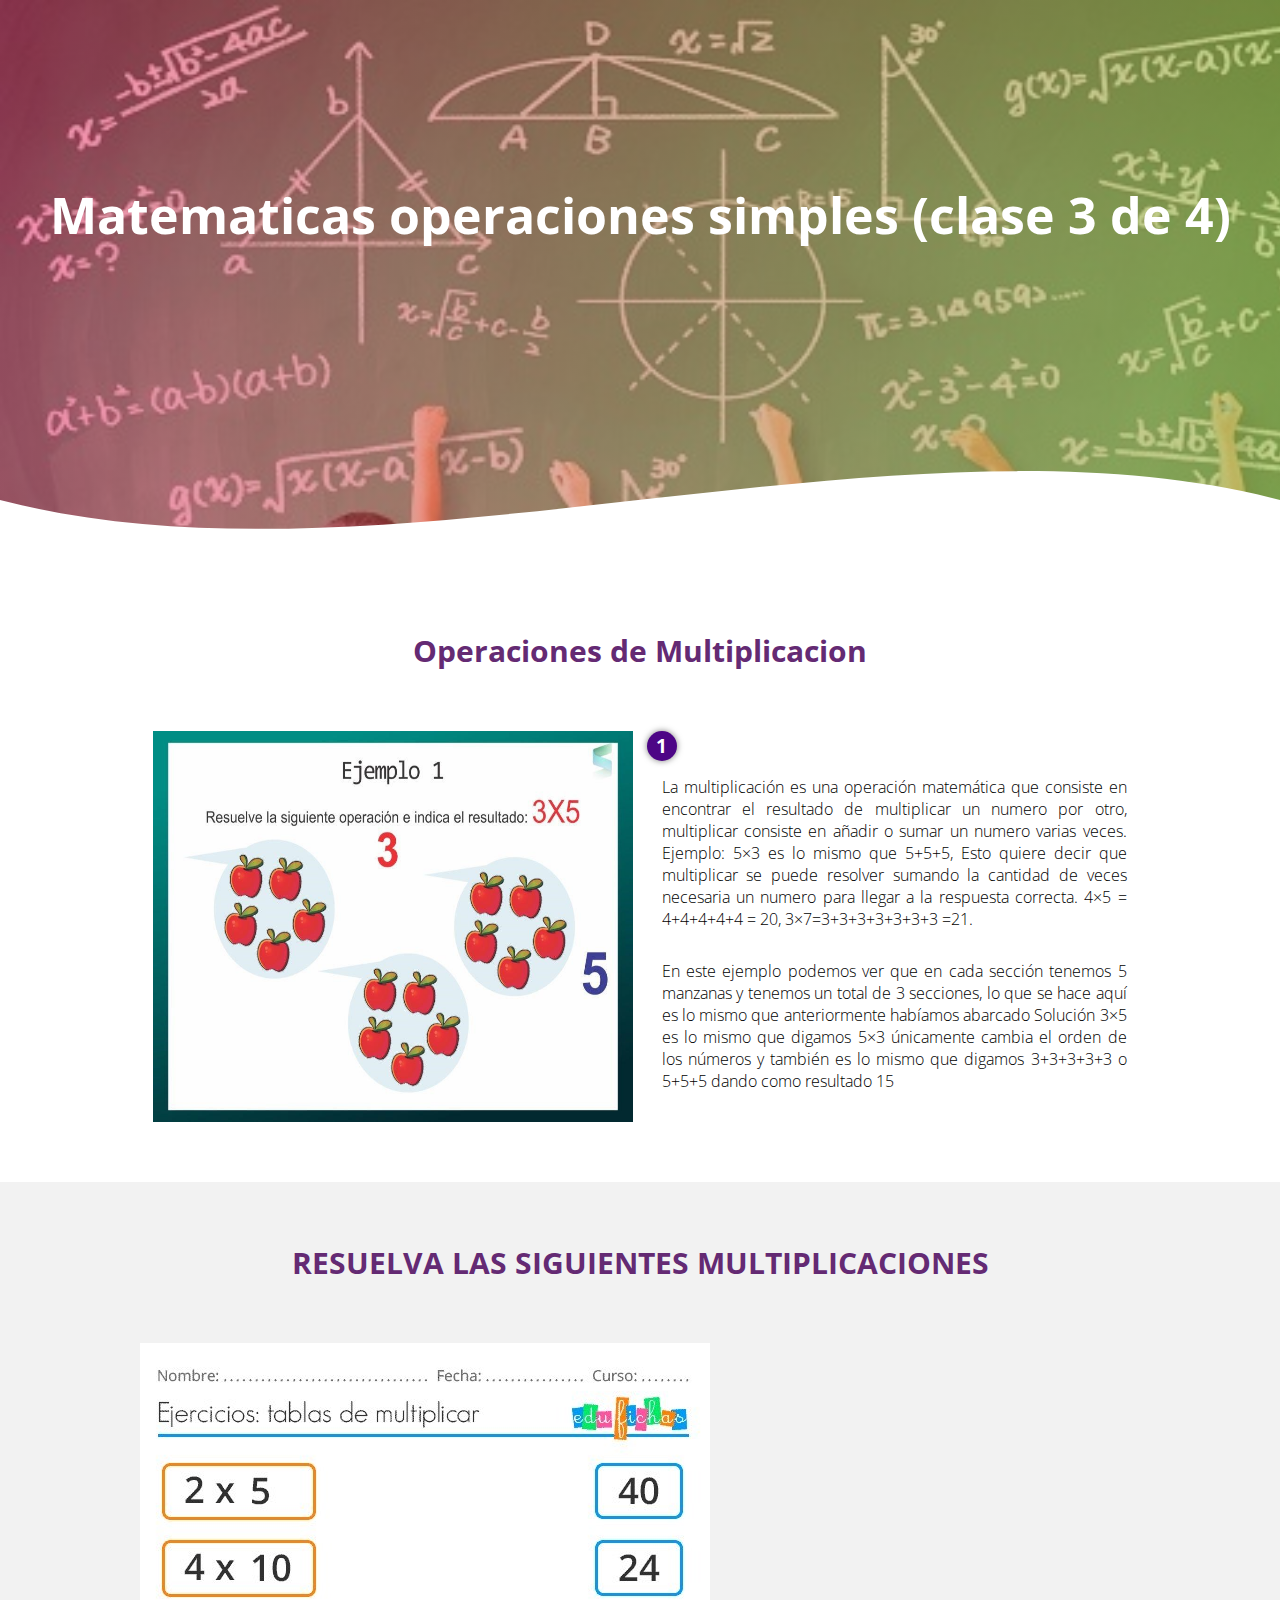
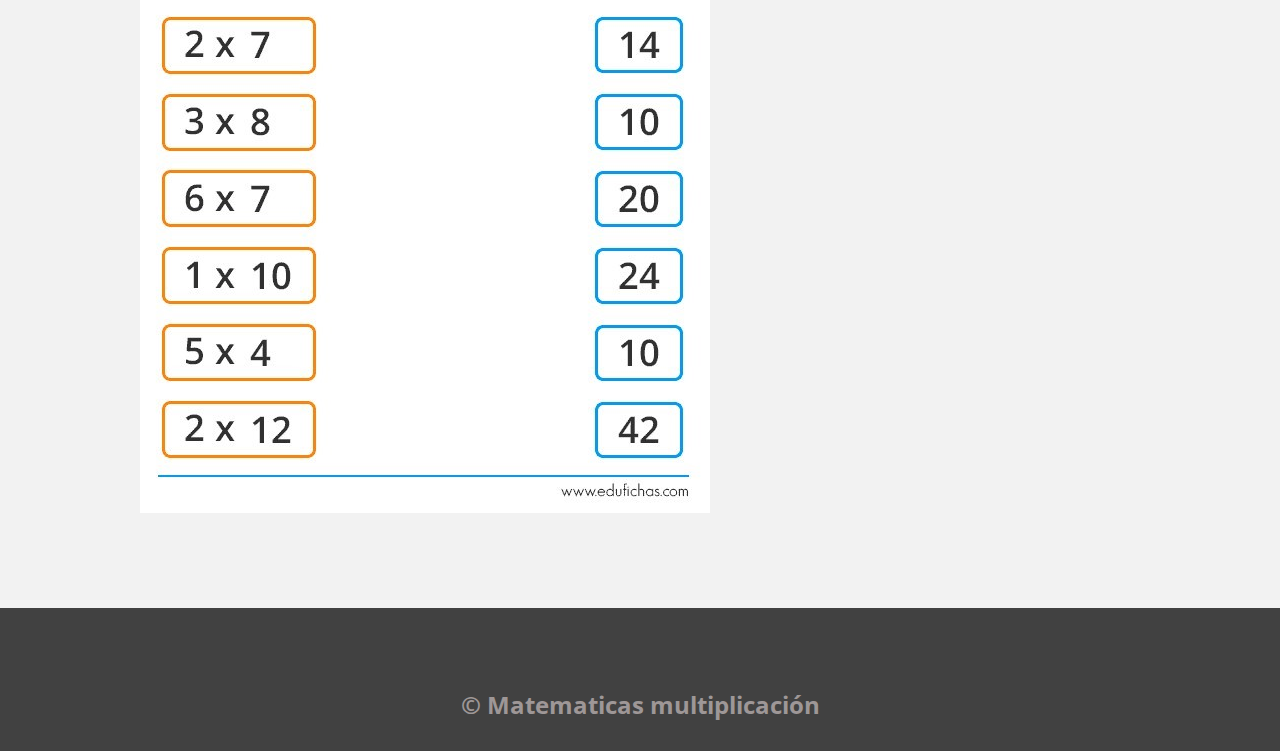
<file: asset/web/MAT OP SIMPLES CLASE 3/index.html>
<!DOCTYPE html>
<html lang="es">

<head>
    <meta charset="UTF-8">
    <meta name="viewport" content="width=device-width, initial-scale=1.0">
    <meta http-equiv="X-UA-Compatible" content="ie=edge">
    <title>MATEMATICAS</title>
    <link rel="stylesheet" href="css/estilos.css">
    <link href="https://fonts.googleapis.com/css?family=Open+Sans:300,400,700,800&display=swap" rel="stylesheet"> 
</head>

<body>
    <header>
   
        </nav>
        <section class="textos-header">
            <h1>Matematicas operaciones simples (clase 3 de 4)</h1>
        </section>
        <div class="wave" style="height: 150px; overflow: hidden;"><svg viewBox="0 0 500 150" preserveAspectRatio="none"
                style="height: 100%; width: 100%;">
                <path d="M0.00,49.98 C150.00,150.00 349.20,-50.00 500.00,49.98 L500.00,150.00 L0.00,150.00 Z"
                    style="stroke: none; fill: #fff;"></path>
            </svg></div>
    </header>
    <main>
        <section class="contenedor sobre-nosotros">
            <h2 class="titulo">Operaciones de Multiplicacion</h2>
            <div class="contenedor-sobre-nosotros">
                <img src="img/im1.jpg" alt="" class="imagen-about-us">
                <div class="contenido-textos">
                    <h3><span>1</span></h3>
                   <p>
                         La multiplicación es una operación matemática que consiste en encontrar el resultado de multiplicar un numero por otro, multiplicar consiste en añadir o sumar un numero varias veces. 
                        Ejemplo: 
                         5×3 es lo mismo que 5+5+5, 
                        Esto quiere decir que multiplicar se puede resolver sumando la cantidad de veces necesaria un numero para llegar a la respuesta correcta. 
                        4×5 = 4+4+4+4+4 = 20,
                        3×7=3+3+3+3+3+3+3 =21.

                   </p>

                   <p>
                      En este ejemplo podemos ver que en cada sección tenemos 5 manzanas y tenemos un total de 
                        3 secciones, lo que se hace aquí es lo mismo que anteriormente habíamos abarcado Solución 
                        3×5 es lo mismo que digamos 5×3 únicamente cambia el orden de los números y también es lo mismo que digamos 3+3+3+3+3 o 5+5+5 dando como resultado 15 

                   </p>
                  
                </div>
               

            </div>
        </section>
                </div>
            </div>
        </section>
        <section class="about-services">
            <div class="contenedor">
                <h2 class="titulo">RESUELVA LAS SIGUIENTES MULTIPLICACIONES </h2>
                <img src="img/img2.jpg" alt="">
           
            </div>
        </section>
    </main>
    <footer>
      
        <h2 class="titulo-final">&copy; Matematicas multiplicación</h2>
    </footer>
</body>

</html>
</file>
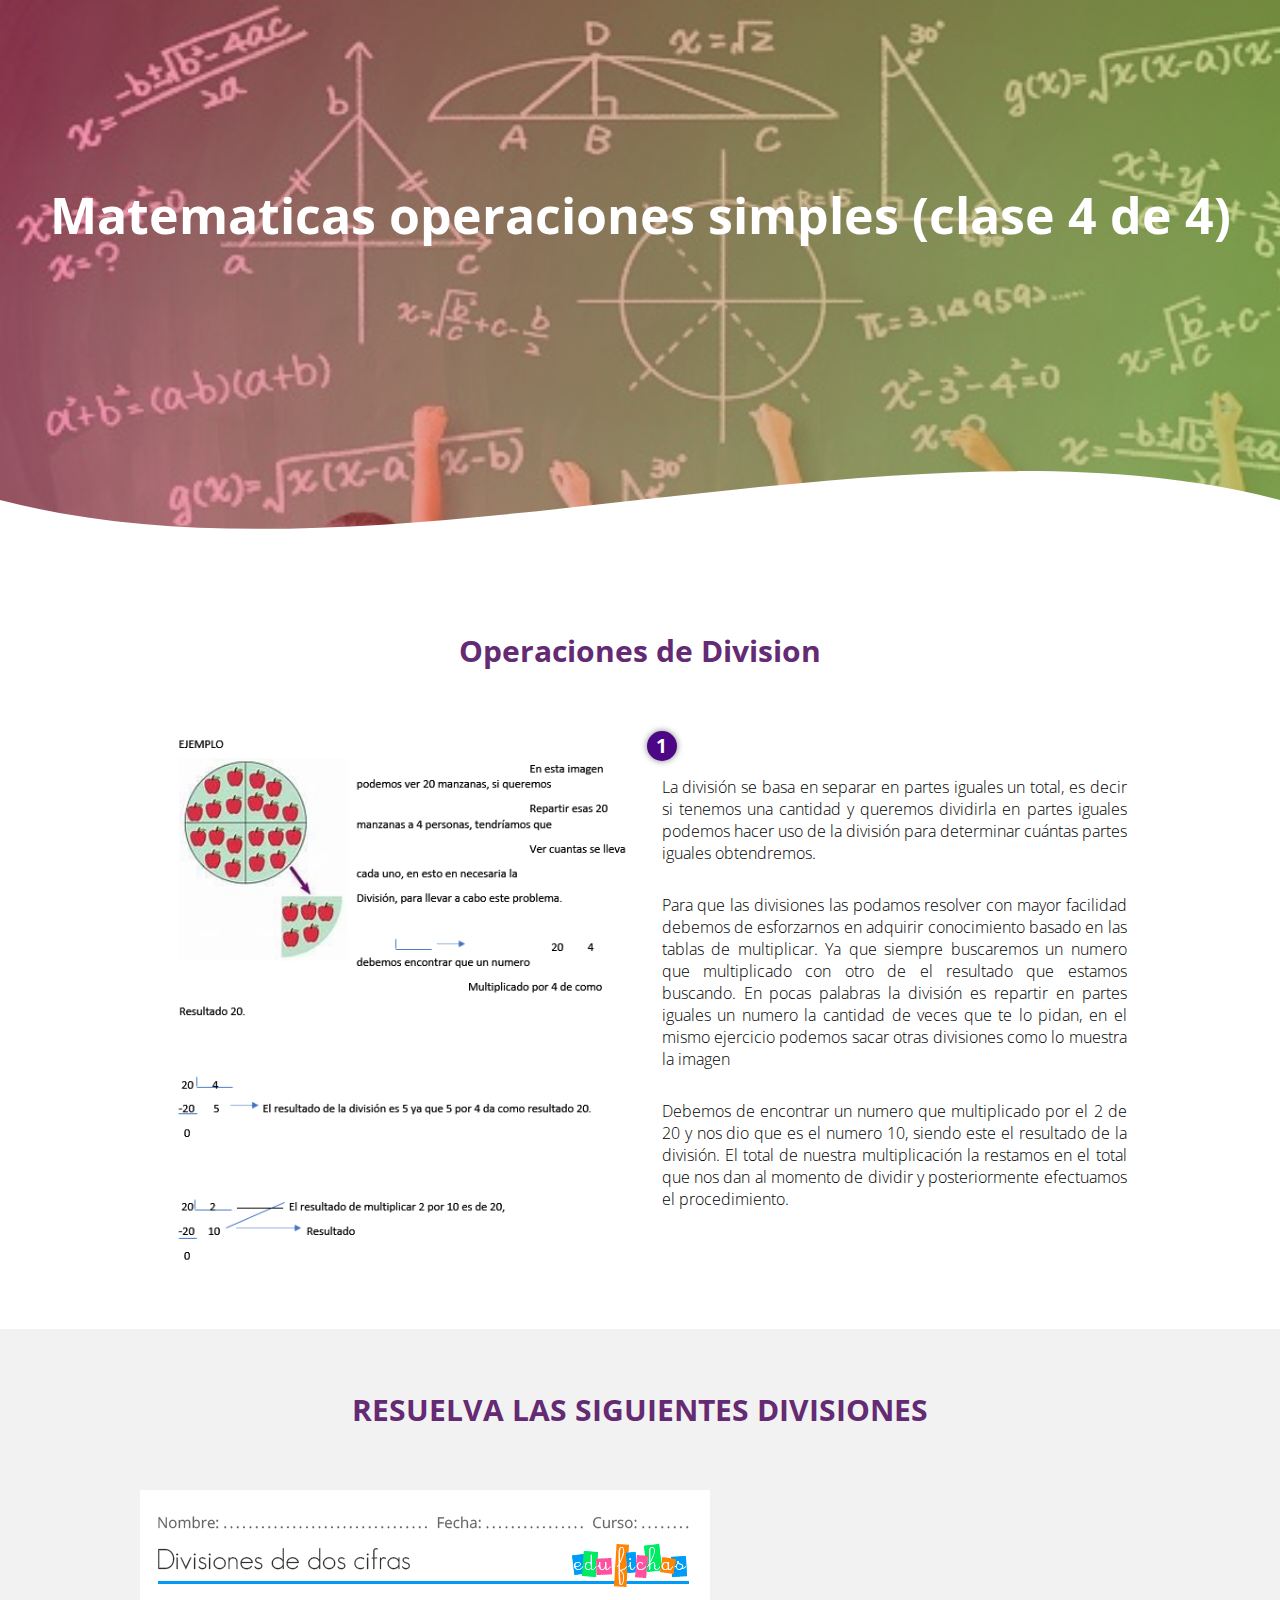
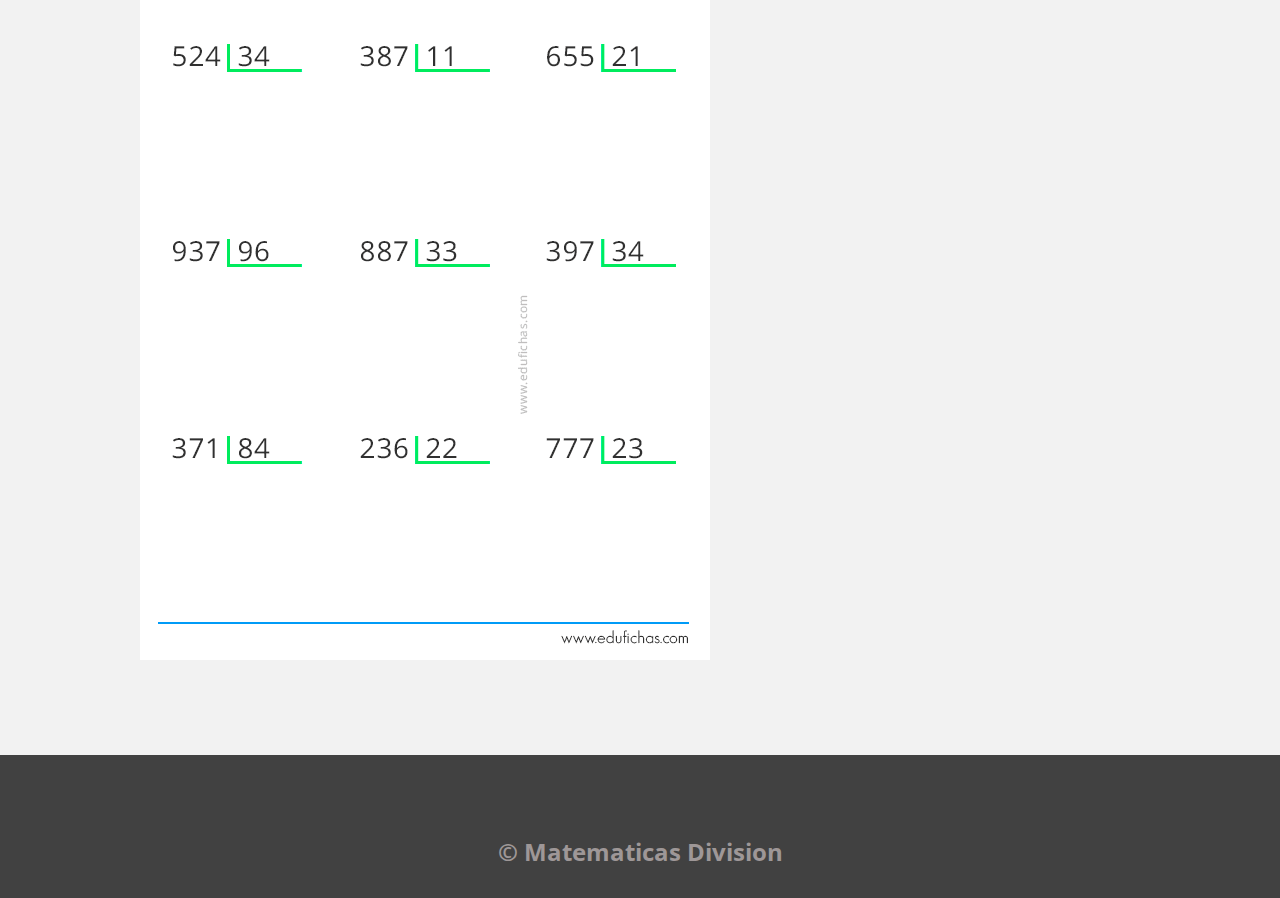
<file: asset/web/MAT OP SIMPLES CLASE 4/index.html>
<!DOCTYPE html>
<html lang="es">

<head>
    <meta charset="UTF-8">
    <meta name="viewport" content="width=device-width, initial-scale=1.0">
    <meta http-equiv="X-UA-Compatible" content="ie=edge">
    <title>MATEMATICAS</title>
    <link rel="stylesheet" href="css/estilos.css">
    <link href="https://fonts.googleapis.com/css?family=Open+Sans:300,400,700,800&display=swap" rel="stylesheet"> 
</head>

<body>
    <header>
   
        </nav>
        <section class="textos-header">
            <h1>Matematicas operaciones simples (clase 4 de 4)</h1>
        </section>
        <div class="wave" style="height: 150px; overflow: hidden;"><svg viewBox="0 0 500 150" preserveAspectRatio="none"
                style="height: 100%; width: 100%;">
                <path d="M0.00,49.98 C150.00,150.00 349.20,-50.00 500.00,49.98 L500.00,150.00 L0.00,150.00 Z"
                    style="stroke: none; fill: #fff;"></path>
            </svg></div>
    </header>
    <main>
        <section class="contenedor sobre-nosotros">
            <h2 class="titulo">Operaciones de Division</h2>
            <div class="contenedor-sobre-nosotros">
                <img src="img/im1.png" alt="" class="imagen-about-us">
                <div class="contenido-textos">
                    <h3><span>1</span></h3>
                   <p>
                     La división se basa en separar en partes iguales un total, es decir si tenemos una cantidad y queremos dividirla en partes iguales podemos hacer uso de la división para determinar cuántas partes iguales obtendremos. 

                   </p>

                   <p>
                     Para que las divisiones las podamos resolver con mayor facilidad debemos de esforzarnos en adquirir conocimiento basado en las tablas de multiplicar. Ya que siempre buscaremos un numero que multiplicado con otro de el resultado que estamos buscando. 
                     En pocas palabras la división es repartir en partes iguales un numero la cantidad de veces que te lo pidan, en el mismo ejercicio podemos sacar otras divisiones como lo muestra la imagen
                    
                   </p>

                   <p>
                    Debemos de encontrar un numero que multiplicado por el 2 de 20 y nos dio que es el numero 10, siendo este el resultado de la división. 
                El total de nuestra multiplicación la restamos en el total que nos dan al momento de dividir y posteriormente efectuamos el procedimiento. 

                   </p>
                  
                </div>
               

            </div>
        </section>
                </div>
            </div>
        </section>
        <section class="about-services">
            <div class="contenedor">
                <h2 class="titulo">RESUELVA LAS SIGUIENTES DIVISIONES </h2>
                <img src="img/img2.png" alt="">
           
            </div>
        </section>
    </main>
    <footer>
      
        <h2 class="titulo-final">&copy; Matematicas Division</h2>
    </footer>
</body>

</html>
</file>
<file: estilos.css>
@import url('https://fonts.googleapis.com/css?family=Montserrat|Montserrat+Alternates|Poppins&display=swap');
	*{
		margin: 0;
		padding: 0;
		box-sizing: border-box;
		font-family: 'Montserrat Alternates', sans-serif;
	}
	body{
		background: #bc4e9c;
    	/* fallback for old browsers */
   	 background: -webkit-linear-gradient(to right, hsla(340, 95%, 50%, 0.459), hsla(69, 45%, 52%, 0.678));
   	 /* Chrome 10-25, Safari 5.1-6 */
   	 background: linear-gradient(to right, hsla(340, 95%, 50%, 0.459), hsla(73, 45%, 52%, 0.664));
   	 /* W3C, IE 10+/ Edge, Firefox 16+, Chrome 26+, Opera 12+, Safari 7+ */
		background-size: 100vw 100vh;
		background-repeat: no-repeat;
	}
	.container{
		text-align: center;
		color: #fff;
	}
	.container1{
		color: #fff;
		padding: 10%;
	}
	.capa{
		position: fixed;
		width: 100%;
		height: 100vh;
		background: rgba(0,0,0,0.6);
		
		z-index: -1;
		top: 0;left: 0;
	}
	/*Estilos para el encabezado*/
	.header{
		width: 100%;
		height: 100px;
		position: fixed;
		top: 0;left: 0;
	}
	.container{
		width: 90%;
		max-width: 1200px;
		text-align: center;
		margin: auto;
	}
	.container .btn-menu, .logo{
		float: left;
		line-height:100px;
	}
	.container .btn-menu label{
		color: #fff;
		font-size: 25px;
		cursor: pointer;
	}
	.logo h1{
		color: #fff;
		font-weight: 400;
		font-size: 22px;
		margin-left: 10px;
	}
	.container .menu{
		float: right;
		line-height: 100px;
	}
	.container .menu a{
		display: inline-block;
		padding: 15px;
		line-height: normal;
		text-decoration: none;
		color: #fff;
		transition: all 0.3s ease;
		border-bottom: 2px solid transparent;
		font-size: 15px;
		margin-right: 5px;
	}
	.container .menu a:hover{
		border-bottom: 2px solid #c7c7c7;
		padding-bottom: 5px;
	}
	/*Fin de Estilos para el encabezado*/

	/*Menù lateral*/
	#btn-menu{
		display: none;
	}
	.container-menu{
		position: absolute;
		background: rgba(0,0,0,0.5);
		width: 100%;
		height: 100vh;
		top: 0;left: 0;
		transition: all 500ms ease;
		opacity: 0;
		visibility: hidden;
	}
	#btn-menu:checked ~ .container-menu{
		opacity: 1;
		visibility: visible;
	}
	.cont-menu{
		width: 100%;
		max-width: 250px;
		background: #1c1c1c;
		height: 100vh;
		position: relative;
		transition: all 500ms ease;
		transform: translateX(-100%);
	}
	#btn-menu:checked ~ .container-menu .cont-menu{
		transform: translateX(0%);
	}
	.cont-menu nav{
		transform: translateY(15%);
	}
	.cont-menu nav a{
		display: block;
		text-decoration: none;
		padding: 20px;
		color: #c7c7c7;
		border-left: 5px solid transparent;
		transition: all 400ms ease;
	}
	.cont-menu nav a:hover{
		border-left: 5px solid #c7c7c7;
		background: #1f1f1f;
	}
	.cont-menu label{
		position: absolute;
		right: 5px;
		top: 10px;
		color: #fff;
		cursor: pointer;
		font-size: 18px;
	}
	/*Fin de Menù lateral*/
</file>
<file: asset/web/CRECIENDO EN VALORES/css/estilos.css>
* {
    margin: 0;
    padding: 0;
    box-sizing: border-box;
}

body {
    font-family: 'open sans';
}

.contenedor {
    padding: 60px 0;
    width: 90%;
    max-width: 1000px;
    margin: auto;
    overflow: hidden;
}

.titulo {
    color: #642a73;
    font-size: 30px;
    text-align: center;
    margin-bottom: 60px;
}

/* Header */

header {
    width: 100%;
    height: 600px;
    background: #bc4e9c;
    /* fallback for old browsers */
    background: -webkit-linear-gradient(to right, hsla(340, 95%, 50%, 0.459), hsla(69, 45%, 52%, 0.678)), url(../img/imagenprin.jpeg);
    /* Chrome 10-25, Safari 5.1-6 */
    background: linear-gradient(to right, hsla(340, 95%, 50%, 0.459), hsla(73, 45%, 52%, 0.664)), url(../img/imagenprin.jpeg);
    /* W3C, IE 10+/ Edge, Firefox 16+, Chrome 26+, Opera 12+, Safari 7+ */
    background-size: cover;
    background-attachment: fixed;
    position: relative;
}

nav{
    text-align: right;
    padding: 30px 50px 0 0;
}

nav > a{
    color:#fff;
    font-weight: 300;
    text-decoration: none;
    margin-right: 10px;
}

nav > a:hover{
    text-decoration: underline;
}

header .textos-header{
    display: flex;
    height: 430px;
    width: 100%;
    align-items: center;
    justify-content: center;
    flex-direction: column;
    text-align: center;
}

.textos-header h1{
    font-size: 50px;
    color:#fff;
}

.textos-header h2{
    font-size: 30px;
    font-weight: 300;
    color:#fff;
}

.wave{
    position: absolute;
    bottom: 0;
    width: 100%;
}

/* About us */

main .sobre-nosotros{
    padding: 30px 0 60px 0;
}
.contenedor-sobre-nosotros{
    display: flex;
    justify-content: space-evenly;
}

.imagen-about-us{
    width: 48%;
}

.sobre-nosotros .contenido-textos{
    width: 48%;
}

.contenido-textos h3{
    margin-bottom: 15px;
}

.contenido-textos h3 span{
    background: #4d0686;
    color: #fff;
    border-radius: 50%;
    display: inline-block;
    text-align: center;
    width: 30px;
    height: 30px;
    padding: 2px;
    box-shadow: 0 0 6px 0 rgba(0, 0, 0, .5);
    margin-right: 5px;
}

.contenido-textos p{
    padding: 0px 0px 30px 15px;
    font-weight: 300;
    text-align: justify;
}


.about-services{
    background: #f2f2f2;
    padding-bottom: 30px;
}


.servicio-cont{
    display:flex;
    justify-content: space-between;
    align-items: center;
}

.servicio-ind{
    width: 28%;
    text-align: center;
}

.servicio-ind img{
    width: 90%;
}

.servicio-ind h3{
    margin: 10px 0;
}

.servicio-ind p{
    font-weight: 300;
    text-align: justify;
}

/* footer */

footer{
    background: #414141;
    padding: 60px 0 30px 0;
    margin: auto;
    overflow: hidden;
}

.contenedor-footer{
    display: flex;
    width: 90%;
    justify-content: space-evenly;
    margin: auto;
    padding-bottom: 50px;
    border-bottom: 1px solid #ccc;
}

.content-foo{
    text-align: center;
}

.content-foo h4{
    color: #fff;
    border-bottom: 3px solid #af20d3;
    padding-bottom: 5px;
    margin-bottom: 10px;
}

.content-foo p{
    color: #ccc;
}

.titulo-final{
    text-align: center;
    font-size: 24px;
    margin: 20px 0 0 0;
    color: #9e9797;
}

@media screen and (max-width:900px){
    header{
        background-position: center;
    }

    .contenedor-sobre-nosotros{
        flex-direction: column;
        justify-content: center;
        align-items: center;
    }

    .sobre-nosotros .contenido-textos{
        width: 90%;
    }

    .imagen-about-us{
        width: 90%;
    }

    /* Galeria */

    .imagen-port{
        width: 44%;
    }

    /* Clientes */

    .cards{
        flex-direction: column;
        justify-content: center;
        align-items: center;
    }

    .cards .card{
        width: 90%;
    }

    .cards .card:first-child{
        margin-bottom: 30px;
    }

    /* servicios */

    .servicio-cont{
        justify-content: center;
        flex-direction: column;
    }

    .servicio-ind{
        width: 100%;
        text-align: center;
    }

    .servicio-ind:nth-child(1), .servicio-ind:nth-child(2){
        margin-bottom: 60px;
    }

    .servicio-ind img{
        width: 90%;
    }
}

@media screen and (max-width:500px){
    nav{
        text-align: center;
        padding: 30px 0 0 0;
    }

    nav > a{
        margin-right: 5px;
    }

    .textos-header h1{
        font-size: 35px;
    }

    .textos-header h2{
        font-size: 20px;
    }

    /* ABOUT US */

    .imagen-about-us{
        margin-bottom: 60px;
        width: 99%;
    }

    .sobre-nosotros .contenido-textos{
        width: 95%;
    }

    /* Galeria */

    .imagen-port{
        width: 95%;
    }

    /* Clients */

    .cards .card{
        height: 450px;
        display: flex;
        flex-direction: column;
        align-items: center;
    }

    .cards .card img{
        width: 90px;
        height: 90px;
    }

    /* Footer */

    .contenedor-footer{
        flex-direction: column;
        border: none;
    }

    .content-foo{
        margin-bottom: 20px;
        text-align: center;
    }

    .content-foo h4{
        border: none;
    }

    .content-foo p{
        color: #ccc;
        border-bottom: 1px solid #f2f2f2;
        padding-bottom: 20px;
    }

    .titulo-final{
        font-size: 20px;
    }
}
</file>
<file: asset/web/LENGUA EXTRANJERA/css/estilos.css>
* {
    margin: 0;
    padding: 0;
    box-sizing: border-box;
}

body {
    font-family: 'open sans';
}

.contenedor {
    padding: 60px 0;
    width: 90%;
    max-width: 1000px;
    margin: auto;
    overflow: hidden;
}

.titulo {
    color: #642a73;
    font-size: 30px;
    text-align: center;
    margin-bottom: 60px;
}

/* Header */

header {
    width: 100%;
    height: 600px;
    background: #bc4e9c;
    /* fallback for old browsers */
    background: -webkit-linear-gradient(to right, hsla(340, 95%, 50%, 0.459), hsla(69, 45%, 52%, 0.678)), url(../img/imagenprin.jpg);
    /* Chrome 10-25, Safari 5.1-6 */
    background: linear-gradient(to right, hsla(340, 95%, 50%, 0.459), hsla(73, 45%, 52%, 0.664)), url(../img/imagenprin.jpg);
    /* W3C, IE 10+/ Edge, Firefox 16+, Chrome 26+, Opera 12+, Safari 7+ */
    background-size: cover;
    background-attachment: fixed;
    position: relative;
}

nav{
    text-align: right;
    padding: 30px 50px 0 0;
}

nav > a{
    color:#fff;
    font-weight: 300;
    text-decoration: none;
    margin-right: 10px;
}

nav > a:hover{
    text-decoration: underline;
}

header .textos-header{
    display: flex;
    height: 430px;
    width: 100%;
    align-items: center;
    justify-content: center;
    flex-direction: column;
    text-align: center;
}

.textos-header h1{
    font-size: 50px;
    color:#fff;
}

.textos-header h2{
    font-size: 30px;
    font-weight: 300;
    color:#fff;
}

.wave{
    position: absolute;
    bottom: 0;
    width: 100%;
}

/* About us */

main .sobre-nosotros{
    padding: 30px 0 60px 0;
}
.contenedor-sobre-nosotros{
    display: flex;
    justify-content: space-evenly;
}

.imagen-about-us{
    width: 48%;
}

.sobre-nosotros .contenido-textos{
    width: 48%;
}

.contenido-textos h3{
    margin-bottom: 15px;
}

.contenido-textos h3 span{
    background: #4d0686;
    color: #fff;
    border-radius: 50%;
    display: inline-block;
    text-align: center;
    width: 30px;
    height: 30px;
    padding: 2px;
    box-shadow: 0 0 6px 0 rgba(0, 0, 0, .5);
    margin-right: 5px;
}

.contenido-textos p{
    padding: 0px 0px 30px 15px;
    font-weight: 300;
    text-align: justify;
}


.about-services{
    background: #f2f2f2;
    padding-bottom: 30px;
}


.servicio-cont{
    display:flex;
    justify-content: space-between;
    align-items: center;
}

.servicio-ind{
    width: 28%;
    text-align: center;
}

.servicio-ind img{
    width: 90%;
}

.servicio-ind h3{
    margin: 10px 0;
}

.servicio-ind p{
    font-weight: 300;
    text-align: justify;
}

/* footer */

footer{
    background: #414141;
    padding: 60px 0 30px 0;
    margin: auto;
    overflow: hidden;
}

.contenedor-footer{
    display: flex;
    width: 90%;
    justify-content: space-evenly;
    margin: auto;
    padding-bottom: 50px;
    border-bottom: 1px solid #ccc;
}

.content-foo{
    text-align: center;
}

.content-foo h4{
    color: #fff;
    border-bottom: 3px solid #af20d3;
    padding-bottom: 5px;
    margin-bottom: 10px;
}

.content-foo p{
    color: #ccc;
}

.titulo-final{
    text-align: center;
    font-size: 24px;
    margin: 20px 0 0 0;
    color: #9e9797;
}

@media screen and (max-width:900px){
    header{
        background-position: center;
    }

    .contenedor-sobre-nosotros{
        flex-direction: column;
        justify-content: center;
        align-items: center;
    }

    .sobre-nosotros .contenido-textos{
        width: 90%;
    }

    .imagen-about-us{
        width: 90%;
    }

    /* Galeria */

    .imagen-port{
        width: 44%;
    }

    /* Clientes */

    .cards{
        flex-direction: column;
        justify-content: center;
        align-items: center;
    }

    .cards .card{
        width: 90%;
    }

    .cards .card:first-child{
        margin-bottom: 30px;
    }

    /* servicios */

    .servicio-cont{
        justify-content: center;
        flex-direction: column;
    }

    .servicio-ind{
        width: 100%;
        text-align: center;
    }

    .servicio-ind:nth-child(1), .servicio-ind:nth-child(2){
        margin-bottom: 60px;
    }

    .servicio-ind img{
        width: 90%;
    }
}

@media screen and (max-width:500px){
    nav{
        text-align: center;
        padding: 30px 0 0 0;
    }

    nav > a{
        margin-right: 5px;
    }

    .textos-header h1{
        font-size: 35px;
    }

    .textos-header h2{
        font-size: 20px;
    }

    /* ABOUT US */

    .imagen-about-us{
        margin-bottom: 60px;
        width: 99%;
    }

    .sobre-nosotros .contenido-textos{
        width: 95%;
    }

    /* Galeria */

    .imagen-port{
        width: 95%;
    }

    /* Clients */

    .cards .card{
        height: 450px;
        display: flex;
        flex-direction: column;
        align-items: center;
    }

    .cards .card img{
        width: 90px;
        height: 90px;
    }

    /* Footer */

    .contenedor-footer{
        flex-direction: column;
        border: none;
    }

    .content-foo{
        margin-bottom: 20px;
        text-align: center;
    }

    .content-foo h4{
        border: none;
    }

    .content-foo p{
        color: #ccc;
        border-bottom: 1px solid #f2f2f2;
        padding-bottom: 20px;
    }

    .titulo-final{
        font-size: 20px;
    }
}
</file>
<file: asset/web/LYL/css/estilos.css>
* {
    margin: 0;
    padding: 0;
    box-sizing: border-box;
}

body {
    font-family: 'open sans';
}

.contenedor {
    padding: 60px 0;
    width: 90%;
    max-width: 1000px;
    margin: auto;
    overflow: hidden;
}

.titulo {
    color: #642a73;
    font-size: 30px;
    text-align: center;
    margin-bottom: 60px;
}

/* Header */

header {
    width: 100%;
    height: 600px;
    background: #bc4e9c;
    /* fallback for old browsers */
    background: -webkit-linear-gradient(to right, hsla(340, 95%, 50%, 0.459), hsla(69, 45%, 52%, 0.678)), url(../img/imagenprin.jpeg);
    /* Chrome 10-25, Safari 5.1-6 */
    background: linear-gradient(to right, hsla(340, 95%, 50%, 0.459), hsla(73, 45%, 52%, 0.664)), url(../img/imagenprin.jpeg);
    /* W3C, IE 10+/ Edge, Firefox 16+, Chrome 26+, Opera 12+, Safari 7+ */
    background-size: cover;
    background-attachment: fixed;
    position: relative;
}

nav{
    text-align: right;
    padding: 30px 50px 0 0;
}

nav > a{
    color:#fff;
    font-weight: 300;
    text-decoration: none;
    margin-right: 10px;
}

nav > a:hover{
    text-decoration: underline;
}

header .textos-header{
    display: flex;
    height: 430px;
    width: 100%;
    align-items: center;
    justify-content: center;
    flex-direction: column;
    text-align: center;
}

.textos-header h1{
    font-size: 50px;
    color:#fff;
}

.textos-header h2{
    font-size: 30px;
    font-weight: 300;
    color:#fff;
}

.wave{
    position: absolute;
    bottom: 0;
    width: 100%;
}

/* About us */

main .sobre-nosotros{
    padding: 30px 0 60px 0;
}
.contenedor-sobre-nosotros{
    display: flex;
    justify-content: space-evenly;
}

.imagen-about-us{
    width: 48%;
}

.sobre-nosotros .contenido-textos{
    width: 48%;
}

.contenido-textos h3{
    margin-bottom: 15px;
}

.contenido-textos h3 span{
    background: #4d0686;
    color: #fff;
    border-radius: 50%;
    display: inline-block;
    text-align: center;
    width: 30px;
    height: 30px;
    padding: 2px;
    box-shadow: 0 0 6px 0 rgba(0, 0, 0, .5);
    margin-right: 5px;
}

.contenido-textos p{
    padding: 0px 0px 30px 15px;
    font-weight: 300;
    text-align: justify;
}


.about-services{
    background: #f2f2f2;
    padding-bottom: 30px;
}


.servicio-cont{
    display:flex;
    justify-content: space-between;
    align-items: center;
}

.servicio-ind{
    width: 28%;
    text-align: center;
}

.servicio-ind img{
    width: 90%;
}

.servicio-ind h3{
    margin: 10px 0;
}

.servicio-ind p{
    font-weight: 300;
    text-align: justify;
}

/* footer */

footer{
    background: #414141;
    padding: 60px 0 30px 0;
    margin: auto;
    overflow: hidden;
}

.contenedor-footer{
    display: flex;
    width: 90%;
    justify-content: space-evenly;
    margin: auto;
    padding-bottom: 50px;
    border-bottom: 1px solid #ccc;
}

.content-foo{
    text-align: center;
}

.content-foo h4{
    color: #fff;
    border-bottom: 3px solid #af20d3;
    padding-bottom: 5px;
    margin-bottom: 10px;
}

.content-foo p{
    color: #ccc;
}

.titulo-final{
    text-align: center;
    font-size: 24px;
    margin: 20px 0 0 0;
    color: #9e9797;
}

@media screen and (max-width:900px){
    header{
        background-position: center;
    }

    .contenedor-sobre-nosotros{
        flex-direction: column;
        justify-content: center;
        align-items: center;
    }

    .sobre-nosotros .contenido-textos{
        width: 90%;
    }

    .imagen-about-us{
        width: 90%;
    }

    /* Galeria */

    .imagen-port{
        width: 44%;
    }

    /* Clientes */

    .cards{
        flex-direction: column;
        justify-content: center;
        align-items: center;
    }

    .cards .card{
        width: 90%;
    }

    .cards .card:first-child{
        margin-bottom: 30px;
    }

    /* servicios */

    .servicio-cont{
        justify-content: center;
        flex-direction: column;
    }

    .servicio-ind{
        width: 100%;
        text-align: center;
    }

    .servicio-ind:nth-child(1), .servicio-ind:nth-child(2){
        margin-bottom: 60px;
    }

    .servicio-ind img{
        width: 90%;
    }
}

@media screen and (max-width:500px){
    nav{
        text-align: center;
        padding: 30px 0 0 0;
    }

    nav > a{
        margin-right: 5px;
    }

    .textos-header h1{
        font-size: 35px;
    }

    .textos-header h2{
        font-size: 20px;
    }

    /* ABOUT US */

    .imagen-about-us{
        margin-bottom: 60px;
        width: 99%;
    }

    .sobre-nosotros .contenido-textos{
        width: 95%;
    }

    /* Galeria */

    .imagen-port{
        width: 95%;
    }

    /* Clients */

    .cards .card{
        height: 450px;
        display: flex;
        flex-direction: column;
        align-items: center;
    }

    .cards .card img{
        width: 90px;
        height: 90px;
    }

    /* Footer */

    .contenedor-footer{
        flex-direction: column;
        border: none;
    }

    .content-foo{
        margin-bottom: 20px;
        text-align: center;
    }

    .content-foo h4{
        border: none;
    }

    .content-foo p{
        color: #ccc;
        border-bottom: 1px solid #f2f2f2;
        padding-bottom: 20px;
    }

    .titulo-final{
        font-size: 20px;
    }
}
</file>
<file: asset/web/MAT OP SIMPLES CLASE 1/css/estilos.css>
* {
    margin: 0;
    padding: 0;
    box-sizing: border-box;
}

body {
    font-family: 'open sans';
}

.contenedor {
    padding: 60px 0;
    width: 90%;
    max-width: 1000px;
    margin: auto;
    overflow: hidden;
}

.titulo {
    color: #642a73;
    font-size: 30px;
    text-align: center;
    margin-bottom: 60px;
}

/* Header */

header {
    width: 100%;
    height: 600px;
    background: #bc4e9c;
    /* fallback for old browsers */
    background: -webkit-linear-gradient(to right, hsla(340, 95%, 50%, 0.459), hsla(69, 45%, 52%, 0.678)), url(../img/imagenprin.jpg);
    /* Chrome 10-25, Safari 5.1-6 */
    background: linear-gradient(to right, hsla(340, 95%, 50%, 0.459), hsla(73, 45%, 52%, 0.664)), url(../img/imagenprin.jpg);
    /* W3C, IE 10+/ Edge, Firefox 16+, Chrome 26+, Opera 12+, Safari 7+ */
    background-size: cover;
    background-attachment: fixed;
    position: relative;
}

nav{
    text-align: right;
    padding: 30px 50px 0 0;
}

nav > a{
    color:#fff;
    font-weight: 300;
    text-decoration: none;
    margin-right: 10px;
}

nav > a:hover{
    text-decoration: underline;
}

header .textos-header{
    display: flex;
    height: 430px;
    width: 100%;
    align-items: center;
    justify-content: center;
    flex-direction: column;
    text-align: center;
}

.textos-header h1{
    font-size: 50px;
    color:#fff;
}

.textos-header h2{
    font-size: 30px;
    font-weight: 300;
    color:#fff;
}

.wave{
    position: absolute;
    bottom: 0;
    width: 100%;
}

/* About us */

main .sobre-nosotros{
    padding: 30px 0 60px 0;
}
.contenedor-sobre-nosotros{
    display: flex;
    justify-content: space-evenly;
}

.imagen-about-us{
    width: 48%;
}

.sobre-nosotros .contenido-textos{
    width: 48%;
}

.contenido-textos h3{
    margin-bottom: 15px;
}

.contenido-textos h3 span{
    background: #4d0686;
    color: #fff;
    border-radius: 50%;
    display: inline-block;
    text-align: center;
    width: 30px;
    height: 30px;
    padding: 2px;
    box-shadow: 0 0 6px 0 rgba(0, 0, 0, .5);
    margin-right: 5px;
}

.contenido-textos p{
    padding: 0px 0px 30px 15px;
    font-weight: 300;
    text-align: justify;
}


.about-services{
    background: #f2f2f2;
    padding-bottom: 30px;
}


.servicio-cont{
    display:flex;
    justify-content: space-between;
    align-items: center;
}

.servicio-ind{
    width: 28%;
    text-align: center;
}

.servicio-ind img{
    width: 90%;
}

.servicio-ind h3{
    margin: 10px 0;
}

.servicio-ind p{
    font-weight: 300;
    text-align: justify;
}

/* footer */

footer{
    background: #414141;
    padding: 60px 0 30px 0;
    margin: auto;
    overflow: hidden;
}

.contenedor-footer{
    display: flex;
    width: 90%;
    justify-content: space-evenly;
    margin: auto;
    padding-bottom: 50px;
    border-bottom: 1px solid #ccc;
}

.content-foo{
    text-align: center;
}

.content-foo h4{
    color: #fff;
    border-bottom: 3px solid #af20d3;
    padding-bottom: 5px;
    margin-bottom: 10px;
}

.content-foo p{
    color: #ccc;
}

.titulo-final{
    text-align: center;
    font-size: 24px;
    margin: 20px 0 0 0;
    color: #9e9797;
}

@media screen and (max-width:900px){
    header{
        background-position: center;
    }

    .contenedor-sobre-nosotros{
        flex-direction: column;
        justify-content: center;
        align-items: center;
    }

    .sobre-nosotros .contenido-textos{
        width: 90%;
    }

    .imagen-about-us{
        width: 90%;
    }

    /* Galeria */

    .imagen-port{
        width: 44%;
    }

    /* Clientes */

    .cards{
        flex-direction: column;
        justify-content: center;
        align-items: center;
    }

    .cards .card{
        width: 90%;
    }

    .cards .card:first-child{
        margin-bottom: 30px;
    }

    /* servicios */

    .servicio-cont{
        justify-content: center;
        flex-direction: column;
    }

    .servicio-ind{
        width: 100%;
        text-align: center;
    }

    .servicio-ind:nth-child(1), .servicio-ind:nth-child(2){
        margin-bottom: 60px;
    }

    .servicio-ind img{
        width: 90%;
    }
}

@media screen and (max-width:500px){
    nav{
        text-align: center;
        padding: 30px 0 0 0;
    }

    nav > a{
        margin-right: 5px;
    }

    .textos-header h1{
        font-size: 35px;
    }

    .textos-header h2{
        font-size: 20px;
    }

    /* ABOUT US */

    .imagen-about-us{
        margin-bottom: 60px;
        width: 99%;
    }

    .sobre-nosotros .contenido-textos{
        width: 95%;
    }

    /* Galeria */

    .imagen-port{
        width: 95%;
    }

    /* Clients */

    .cards .card{
        height: 450px;
        display: flex;
        flex-direction: column;
        align-items: center;
    }

    .cards .card img{
        width: 90px;
        height: 90px;
    }

    /* Footer */

    .contenedor-footer{
        flex-direction: column;
        border: none;
    }

    .content-foo{
        margin-bottom: 20px;
        text-align: center;
    }

    .content-foo h4{
        border: none;
    }

    .content-foo p{
        color: #ccc;
        border-bottom: 1px solid #f2f2f2;
        padding-bottom: 20px;
    }

    .titulo-final{
        font-size: 20px;
    }
}
</file>
<file: asset/web/MAT OP SIMPLES CLASE 2/css/estilos.css>
* {
    margin: 0;
    padding: 0;
    box-sizing: border-box;
}

body {
    font-family: 'open sans';
}

.contenedor {
    padding: 60px 0;
    width: 90%;
    max-width: 1000px;
    margin: auto;
    overflow: hidden;
}

.titulo {
    color: #642a73;
    font-size: 30px;
    text-align: center;
    margin-bottom: 60px;
}

/* Header */

header {
    width: 100%;
    height: 600px;
    background: #bc4e9c;
    /* fallback for old browsers */
    background: -webkit-linear-gradient(to right, hsla(340, 95%, 50%, 0.459), hsla(69, 45%, 52%, 0.678)), url(../img/imagenprin.jpg);
    /* Chrome 10-25, Safari 5.1-6 */
    background: linear-gradient(to right, hsla(340, 95%, 50%, 0.459), hsla(73, 45%, 52%, 0.664)), url(../img/imagenprin.jpg);
    /* W3C, IE 10+/ Edge, Firefox 16+, Chrome 26+, Opera 12+, Safari 7+ */
    background-size: cover;
    background-attachment: fixed;
    position: relative;
}

nav{
    text-align: right;
    padding: 30px 50px 0 0;
}

nav > a{
    color:#fff;
    font-weight: 300;
    text-decoration: none;
    margin-right: 10px;
}

nav > a:hover{
    text-decoration: underline;
}

header .textos-header{
    display: flex;
    height: 430px;
    width: 100%;
    align-items: center;
    justify-content: center;
    flex-direction: column;
    text-align: center;
}

.textos-header h1{
    font-size: 50px;
    color:#fff;
}

.textos-header h2{
    font-size: 30px;
    font-weight: 300;
    color:#fff;
}

.wave{
    position: absolute;
    bottom: 0;
    width: 100%;
}

/* About us */

main .sobre-nosotros{
    padding: 30px 0 60px 0;
}
.contenedor-sobre-nosotros{
    display: flex;
    justify-content: space-evenly;
}

.imagen-about-us{
    width: 48%;
}

.sobre-nosotros .contenido-textos{
    width: 48%;
}

.contenido-textos h3{
    margin-bottom: 15px;
}

.contenido-textos h3 span{
    background: #4d0686;
    color: #fff;
    border-radius: 50%;
    display: inline-block;
    text-align: center;
    width: 30px;
    height: 30px;
    padding: 2px;
    box-shadow: 0 0 6px 0 rgba(0, 0, 0, .5);
    margin-right: 5px;
}

.contenido-textos p{
    padding: 0px 0px 30px 15px;
    font-weight: 300;
    text-align: justify;
}


.about-services{
    background: #f2f2f2;
    padding-bottom: 30px;
}


.servicio-cont{
    display:flex;
    justify-content: space-between;
    align-items: center;
}

.servicio-ind{
    width: 28%;
    text-align: center;
}

.servicio-ind img{
    width: 90%;
}

.servicio-ind h3{
    margin: 10px 0;
}

.servicio-ind p{
    font-weight: 300;
    text-align: justify;
}

/* footer */

footer{
    background: #414141;
    padding: 60px 0 30px 0;
    margin: auto;
    overflow: hidden;
}

.contenedor-footer{
    display: flex;
    width: 90%;
    justify-content: space-evenly;
    margin: auto;
    padding-bottom: 50px;
    border-bottom: 1px solid #ccc;
}

.content-foo{
    text-align: center;
}

.content-foo h4{
    color: #fff;
    border-bottom: 3px solid #af20d3;
    padding-bottom: 5px;
    margin-bottom: 10px;
}

.content-foo p{
    color: #ccc;
}

.titulo-final{
    text-align: center;
    font-size: 24px;
    margin: 20px 0 0 0;
    color: #9e9797;
}

@media screen and (max-width:900px){
    header{
        background-position: center;
    }

    .contenedor-sobre-nosotros{
        flex-direction: column;
        justify-content: center;
        align-items: center;
    }

    .sobre-nosotros .contenido-textos{
        width: 90%;
    }

    .imagen-about-us{
        width: 90%;
    }

    /* Galeria */

    .imagen-port{
        width: 44%;
    }

    /* Clientes */

    .cards{
        flex-direction: column;
        justify-content: center;
        align-items: center;
    }

    .cards .card{
        width: 90%;
    }

    .cards .card:first-child{
        margin-bottom: 30px;
    }

    /* servicios */

    .servicio-cont{
        justify-content: center;
        flex-direction: column;
    }

    .servicio-ind{
        width: 100%;
        text-align: center;
    }

    .servicio-ind:nth-child(1), .servicio-ind:nth-child(2){
        margin-bottom: 60px;
    }

    .servicio-ind img{
        width: 90%;
    }
}

@media screen and (max-width:500px){
    nav{
        text-align: center;
        padding: 30px 0 0 0;
    }

    nav > a{
        margin-right: 5px;
    }

    .textos-header h1{
        font-size: 35px;
    }

    .textos-header h2{
        font-size: 20px;
    }

    /* ABOUT US */

    .imagen-about-us{
        margin-bottom: 60px;
        width: 99%;
    }

    .sobre-nosotros .contenido-textos{
        width: 95%;
    }

    /* Galeria */

    .imagen-port{
        width: 95%;
    }

    /* Clients */

    .cards .card{
        height: 450px;
        display: flex;
        flex-direction: column;
        align-items: center;
    }

    .cards .card img{
        width: 90px;
        height: 90px;
    }

    /* Footer */

    .contenedor-footer{
        flex-direction: column;
        border: none;
    }

    .content-foo{
        margin-bottom: 20px;
        text-align: center;
    }

    .content-foo h4{
        border: none;
    }

    .content-foo p{
        color: #ccc;
        border-bottom: 1px solid #f2f2f2;
        padding-bottom: 20px;
    }

    .titulo-final{
        font-size: 20px;
    }
}
</file>
<file: asset/web/MAT OP SIMPLES CLASE 3/css/estilos.css>
* {
    margin: 0;
    padding: 0;
    box-sizing: border-box;
}

body {
    font-family: 'open sans';
}

.contenedor {
    padding: 60px 0;
    width: 90%;
    max-width: 1000px;
    margin: auto;
    overflow: hidden;
}

.titulo {
    color: #642a73;
    font-size: 30px;
    text-align: center;
    margin-bottom: 60px;
}

/* Header */

header {
    width: 100%;
    height: 600px;
    background: #bc4e9c;
    /* fallback for old browsers */
    background: -webkit-linear-gradient(to right, hsla(340, 95%, 50%, 0.459), hsla(69, 45%, 52%, 0.678)), url(../img/imagenprin.jpg);
    /* Chrome 10-25, Safari 5.1-6 */
    background: linear-gradient(to right, hsla(340, 95%, 50%, 0.459), hsla(73, 45%, 52%, 0.664)), url(../img/imagenprin.jpg);
    /* W3C, IE 10+/ Edge, Firefox 16+, Chrome 26+, Opera 12+, Safari 7+ */
    background-size: cover;
    background-attachment: fixed;
    position: relative;
}

nav{
    text-align: right;
    padding: 30px 50px 0 0;
}

nav > a{
    color:#fff;
    font-weight: 300;
    text-decoration: none;
    margin-right: 10px;
}

nav > a:hover{
    text-decoration: underline;
}

header .textos-header{
    display: flex;
    height: 430px;
    width: 100%;
    align-items: center;
    justify-content: center;
    flex-direction: column;
    text-align: center;
}

.textos-header h1{
    font-size: 50px;
    color:#fff;
}

.textos-header h2{
    font-size: 30px;
    font-weight: 300;
    color:#fff;
}

.wave{
    position: absolute;
    bottom: 0;
    width: 100%;
}

/* About us */

main .sobre-nosotros{
    padding: 30px 0 60px 0;
}
.contenedor-sobre-nosotros{
    display: flex;
    justify-content: space-evenly;
}

.imagen-about-us{
    width: 48%;
}

.sobre-nosotros .contenido-textos{
    width: 48%;
}

.contenido-textos h3{
    margin-bottom: 15px;
}

.contenido-textos h3 span{
    background: #4d0686;
    color: #fff;
    border-radius: 50%;
    display: inline-block;
    text-align: center;
    width: 30px;
    height: 30px;
    padding: 2px;
    box-shadow: 0 0 6px 0 rgba(0, 0, 0, .5);
    margin-right: 5px;
}

.contenido-textos p{
    padding: 0px 0px 30px 15px;
    font-weight: 300;
    text-align: justify;
}


.about-services{
    background: #f2f2f2;
    padding-bottom: 30px;
}


.servicio-cont{
    display:flex;
    justify-content: space-between;
    align-items: center;
}

.servicio-ind{
    width: 28%;
    text-align: center;
}

.servicio-ind img{
    width: 90%;
}

.servicio-ind h3{
    margin: 10px 0;
}

.servicio-ind p{
    font-weight: 300;
    text-align: justify;
}

/* footer */

footer{
    background: #414141;
    padding: 60px 0 30px 0;
    margin: auto;
    overflow: hidden;
}

.contenedor-footer{
    display: flex;
    width: 90%;
    justify-content: space-evenly;
    margin: auto;
    padding-bottom: 50px;
    border-bottom: 1px solid #ccc;
}

.content-foo{
    text-align: center;
}

.content-foo h4{
    color: #fff;
    border-bottom: 3px solid #af20d3;
    padding-bottom: 5px;
    margin-bottom: 10px;
}

.content-foo p{
    color: #ccc;
}

.titulo-final{
    text-align: center;
    font-size: 24px;
    margin: 20px 0 0 0;
    color: #9e9797;
}

@media screen and (max-width:900px){
    header{
        background-position: center;
    }

    .contenedor-sobre-nosotros{
        flex-direction: column;
        justify-content: center;
        align-items: center;
    }

    .sobre-nosotros .contenido-textos{
        width: 90%;
    }

    .imagen-about-us{
        width: 90%;
    }

    /* Galeria */

    .imagen-port{
        width: 44%;
    }

    /* Clientes */

    .cards{
        flex-direction: column;
        justify-content: center;
        align-items: center;
    }

    .cards .card{
        width: 90%;
    }

    .cards .card:first-child{
        margin-bottom: 30px;
    }

    /* servicios */

    .servicio-cont{
        justify-content: center;
        flex-direction: column;
    }

    .servicio-ind{
        width: 100%;
        text-align: center;
    }

    .servicio-ind:nth-child(1), .servicio-ind:nth-child(2){
        margin-bottom: 60px;
    }

    .servicio-ind img{
        width: 90%;
    }
}

@media screen and (max-width:500px){
    nav{
        text-align: center;
        padding: 30px 0 0 0;
    }

    nav > a{
        margin-right: 5px;
    }

    .textos-header h1{
        font-size: 35px;
    }

    .textos-header h2{
        font-size: 20px;
    }

    /* ABOUT US */

    .imagen-about-us{
        margin-bottom: 60px;
        width: 99%;
    }

    .sobre-nosotros .contenido-textos{
        width: 95%;
    }

    /* Galeria */

    .imagen-port{
        width: 95%;
    }

    /* Clients */

    .cards .card{
        height: 450px;
        display: flex;
        flex-direction: column;
        align-items: center;
    }

    .cards .card img{
        width: 90px;
        height: 90px;
    }

    /* Footer */

    .contenedor-footer{
        flex-direction: column;
        border: none;
    }

    .content-foo{
        margin-bottom: 20px;
        text-align: center;
    }

    .content-foo h4{
        border: none;
    }

    .content-foo p{
        color: #ccc;
        border-bottom: 1px solid #f2f2f2;
        padding-bottom: 20px;
    }

    .titulo-final{
        font-size: 20px;
    }
}
</file>
<file: asset/web/MAT OP SIMPLES CLASE 4/css/estilos.css>
* {
    margin: 0;
    padding: 0;
    box-sizing: border-box;
}

body {
    font-family: 'open sans';
}

.contenedor {
    padding: 60px 0;
    width: 90%;
    max-width: 1000px;
    margin: auto;
    overflow: hidden;
}

.titulo {
    color: #642a73;
    font-size: 30px;
    text-align: center;
    margin-bottom: 60px;
}

/* Header */

header {
    width: 100%;
    height: 600px;
    background: #bc4e9c;
    /* fallback for old browsers */
    background: -webkit-linear-gradient(to right, hsla(340, 95%, 50%, 0.459), hsla(69, 45%, 52%, 0.678)), url(../img/imagenprin.jpg);
    /* Chrome 10-25, Safari 5.1-6 */
    background: linear-gradient(to right, hsla(340, 95%, 50%, 0.459), hsla(73, 45%, 52%, 0.664)), url(../img/imagenprin.jpg);
    /* W3C, IE 10+/ Edge, Firefox 16+, Chrome 26+, Opera 12+, Safari 7+ */
    background-size: cover;
    background-attachment: fixed;
    position: relative;
}

nav{
    text-align: right;
    padding: 30px 50px 0 0;
}

nav > a{
    color:#fff;
    font-weight: 300;
    text-decoration: none;
    margin-right: 10px;
}

nav > a:hover{
    text-decoration: underline;
}

header .textos-header{
    display: flex;
    height: 430px;
    width: 100%;
    align-items: center;
    justify-content: center;
    flex-direction: column;
    text-align: center;
}

.textos-header h1{
    font-size: 50px;
    color:#fff;
}

.textos-header h2{
    font-size: 30px;
    font-weight: 300;
    color:#fff;
}

.wave{
    position: absolute;
    bottom: 0;
    width: 100%;
}

/* About us */

main .sobre-nosotros{
    padding: 30px 0 60px 0;
}
.contenedor-sobre-nosotros{
    display: flex;
    justify-content: space-evenly;
}

.imagen-about-us{
    width: 48%;
}

.sobre-nosotros .contenido-textos{
    width: 48%;
}

.contenido-textos h3{
    margin-bottom: 15px;
}

.contenido-textos h3 span{
    background: #4d0686;
    color: #fff;
    border-radius: 50%;
    display: inline-block;
    text-align: center;
    width: 30px;
    height: 30px;
    padding: 2px;
    box-shadow: 0 0 6px 0 rgba(0, 0, 0, .5);
    margin-right: 5px;
}

.contenido-textos p{
    padding: 0px 0px 30px 15px;
    font-weight: 300;
    text-align: justify;
}


.about-services{
    background: #f2f2f2;
    padding-bottom: 30px;
}


.servicio-cont{
    display:flex;
    justify-content: space-between;
    align-items: center;
}

.servicio-ind{
    width: 28%;
    text-align: center;
}

.servicio-ind img{
    width: 90%;
}

.servicio-ind h3{
    margin: 10px 0;
}

.servicio-ind p{
    font-weight: 300;
    text-align: justify;
}

/* footer */

footer{
    background: #414141;
    padding: 60px 0 30px 0;
    margin: auto;
    overflow: hidden;
}

.contenedor-footer{
    display: flex;
    width: 90%;
    justify-content: space-evenly;
    margin: auto;
    padding-bottom: 50px;
    border-bottom: 1px solid #ccc;
}

.content-foo{
    text-align: center;
}

.content-foo h4{
    color: #fff;
    border-bottom: 3px solid #af20d3;
    padding-bottom: 5px;
    margin-bottom: 10px;
}

.content-foo p{
    color: #ccc;
}

.titulo-final{
    text-align: center;
    font-size: 24px;
    margin: 20px 0 0 0;
    color: #9e9797;
}

@media screen and (max-width:900px){
    header{
        background-position: center;
    }

    .contenedor-sobre-nosotros{
        flex-direction: column;
        justify-content: center;
        align-items: center;
    }

    .sobre-nosotros .contenido-textos{
        width: 90%;
    }

    .imagen-about-us{
        width: 90%;
    }

    /* Galeria */

    .imagen-port{
        width: 44%;
    }

    /* Clientes */

    .cards{
        flex-direction: column;
        justify-content: center;
        align-items: center;
    }

    .cards .card{
        width: 90%;
    }

    .cards .card:first-child{
        margin-bottom: 30px;
    }

    /* servicios */

    .servicio-cont{
        justify-content: center;
        flex-direction: column;
    }

    .servicio-ind{
        width: 100%;
        text-align: center;
    }

    .servicio-ind:nth-child(1), .servicio-ind:nth-child(2){
        margin-bottom: 60px;
    }

    .servicio-ind img{
        width: 90%;
    }
}

@media screen and (max-width:500px){
    nav{
        text-align: center;
        padding: 30px 0 0 0;
    }

    nav > a{
        margin-right: 5px;
    }

    .textos-header h1{
        font-size: 35px;
    }

    .textos-header h2{
        font-size: 20px;
    }

    /* ABOUT US */

    .imagen-about-us{
        margin-bottom: 60px;
        width: 99%;
    }

    .sobre-nosotros .contenido-textos{
        width: 95%;
    }

    /* Galeria */

    .imagen-port{
        width: 95%;
    }

    /* Clients */

    .cards .card{
        height: 450px;
        display: flex;
        flex-direction: column;
        align-items: center;
    }

    .cards .card img{
        width: 90px;
        height: 90px;
    }

    /* Footer */

    .contenedor-footer{
        flex-direction: column;
        border: none;
    }

    .content-foo{
        margin-bottom: 20px;
        text-align: center;
    }

    .content-foo h4{
        border: none;
    }

    .content-foo p{
        color: #ccc;
        border-bottom: 1px solid #f2f2f2;
        padding-bottom: 20px;
    }

    .titulo-final{
        font-size: 20px;
    }
}
</file>
